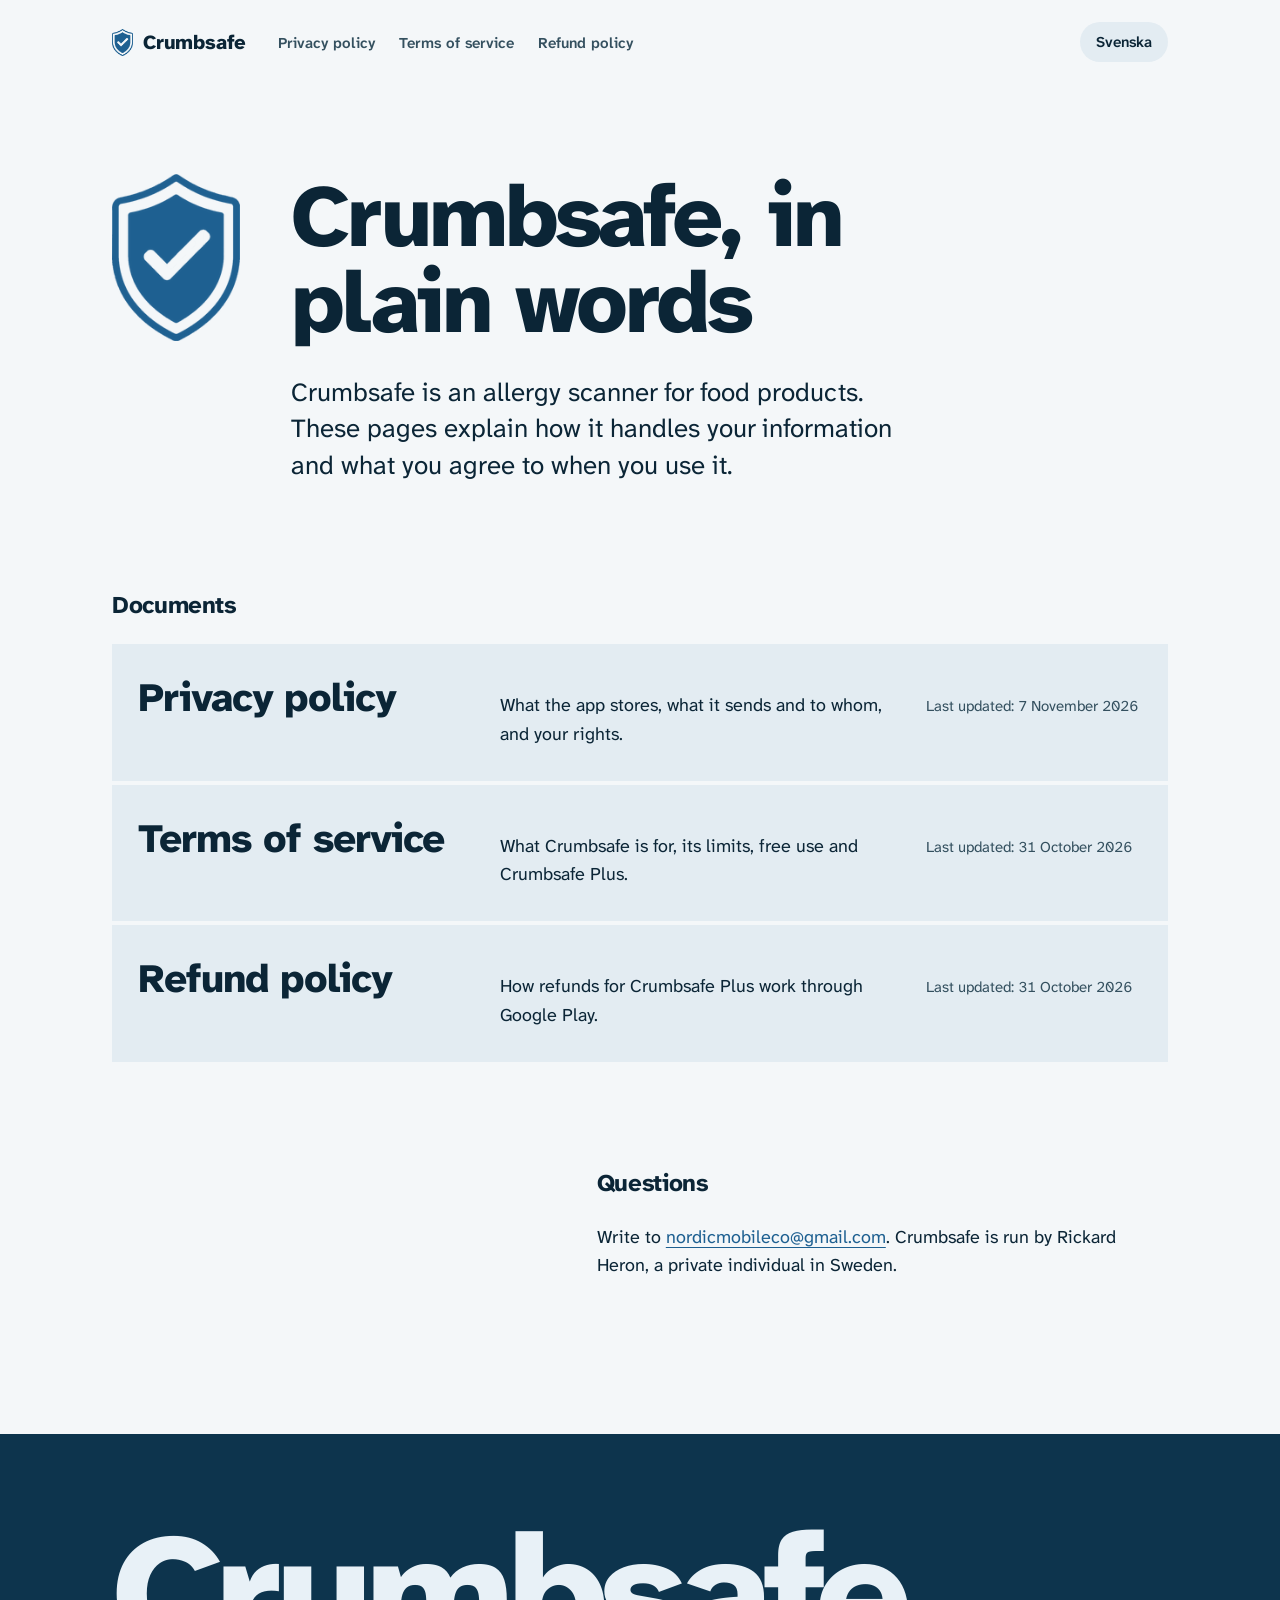
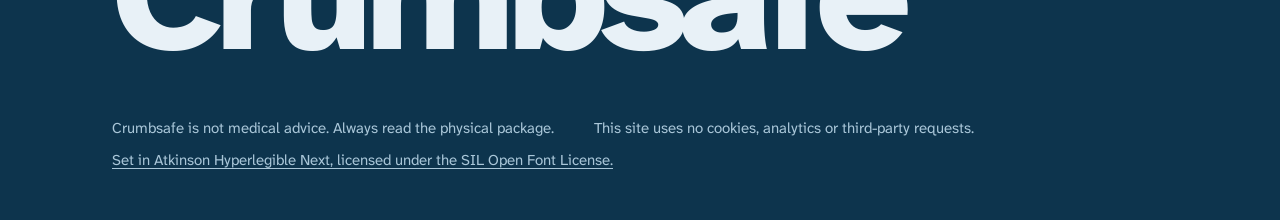
<file: index.html>
<!doctype html>
<html lang="en">
<head>
<meta charset="utf-8">
<meta name="viewport" content="width=device-width, initial-scale=1">
<title>Crumbsafe legal information</title>
<meta name="description" content="Crumbsafe is an allergy scanner for food products. These pages explain how it handles your information and what you agree to when you use it.">
<meta name="color-scheme" content="light dark">
<meta name="theme-color" content="#F4F7F9" media="(prefers-color-scheme: light)">
<meta name="theme-color" content="#0B2536" media="(prefers-color-scheme: dark)">
<link rel="icon" type="image/png" sizes="32x32" href="favicon-32.png">
<link rel="apple-touch-icon" href="apple-touch-icon.png">
<link rel="alternate" hreflang="en" href="index.html">
<link rel="alternate" hreflang="sv" href="sv/index.html">
<link rel="preload" href="fonts/atkinson-next-latin.woff2" as="font" type="font/woff2" crossorigin>
<link rel="stylesheet" href="site.css">
</head>
<body>
<a class="skip" href="#content">Skip to content</a>
<header class="bar">
  <a class="brand" href="index.html"><span class="shield" aria-hidden="true"></span>Crumbsafe</a>
  <nav aria-label="Legal documents"><ul><li><a href="privacy.html">Privacy policy</a></li><li><a href="terms.html">Terms of service</a></li><li><a href="refunds.html">Refund policy</a></li></ul></nav>
  <a class="lang" href="sv/index.html" hreflang="sv" lang="sv">Svenska</a>
</header>
<main id="content">
<div class="home">
  <div class="home-head">
    <span class="home-shield" aria-hidden="true"></span>
    <h1>Crumbsafe, in plain words</h1>
    <p class="lede">Crumbsafe is an allergy scanner for food products. These pages explain how it handles your information and what you agree to when you use it.</p>
  </div>
  <section class="home-docs" aria-labelledby="docs-title">
    <h2 id="docs-title">Documents</h2>
    <ul class="doc-list"><li><a href="privacy.html">
      <span class="doc-name">Privacy policy</span>
      <span class="doc-sum">What the app stores, what it sends and to whom, and your rights.</span>
      <span class="doc-date">Last updated: 7 November 2026</span>
    </a></li><li><a href="terms.html">
      <span class="doc-name">Terms of service</span>
      <span class="doc-sum">What Crumbsafe is for, its limits, free use and Crumbsafe Plus.</span>
      <span class="doc-date">Last updated: 31 October 2026</span>
    </a></li><li><a href="refunds.html">
      <span class="doc-name">Refund policy</span>
      <span class="doc-sum">How refunds for Crumbsafe Plus work through Google Play.</span>
      <span class="doc-date">Last updated: 31 October 2026</span>
    </a></li></ul>
  </section>
  <section class="home-contact" aria-labelledby="contact-title">
    <h2 id="contact-title">Questions</h2>
    <p>Write to <a href="mailto:nordicmobileco@gmail.com">nordicmobileco@gmail.com</a>. Crumbsafe is run by Rickard Heron, a private individual in Sweden.</p>
  </section>
</div>
</main>
<footer class="foot">
  <p class="foot-name">Crumbsafe</p>
  <div class="foot-notes">
    <p>Crumbsafe is not medical advice. Always read the physical package.</p>
    <p>This site uses no cookies, analytics or third-party requests.</p>
    <p><a href="fonts/OFL.txt">Set in Atkinson Hyperlegible Next, licensed under the SIL Open Font License.</a></p>
  </div>
</footer>
</body>
</html>
</file>
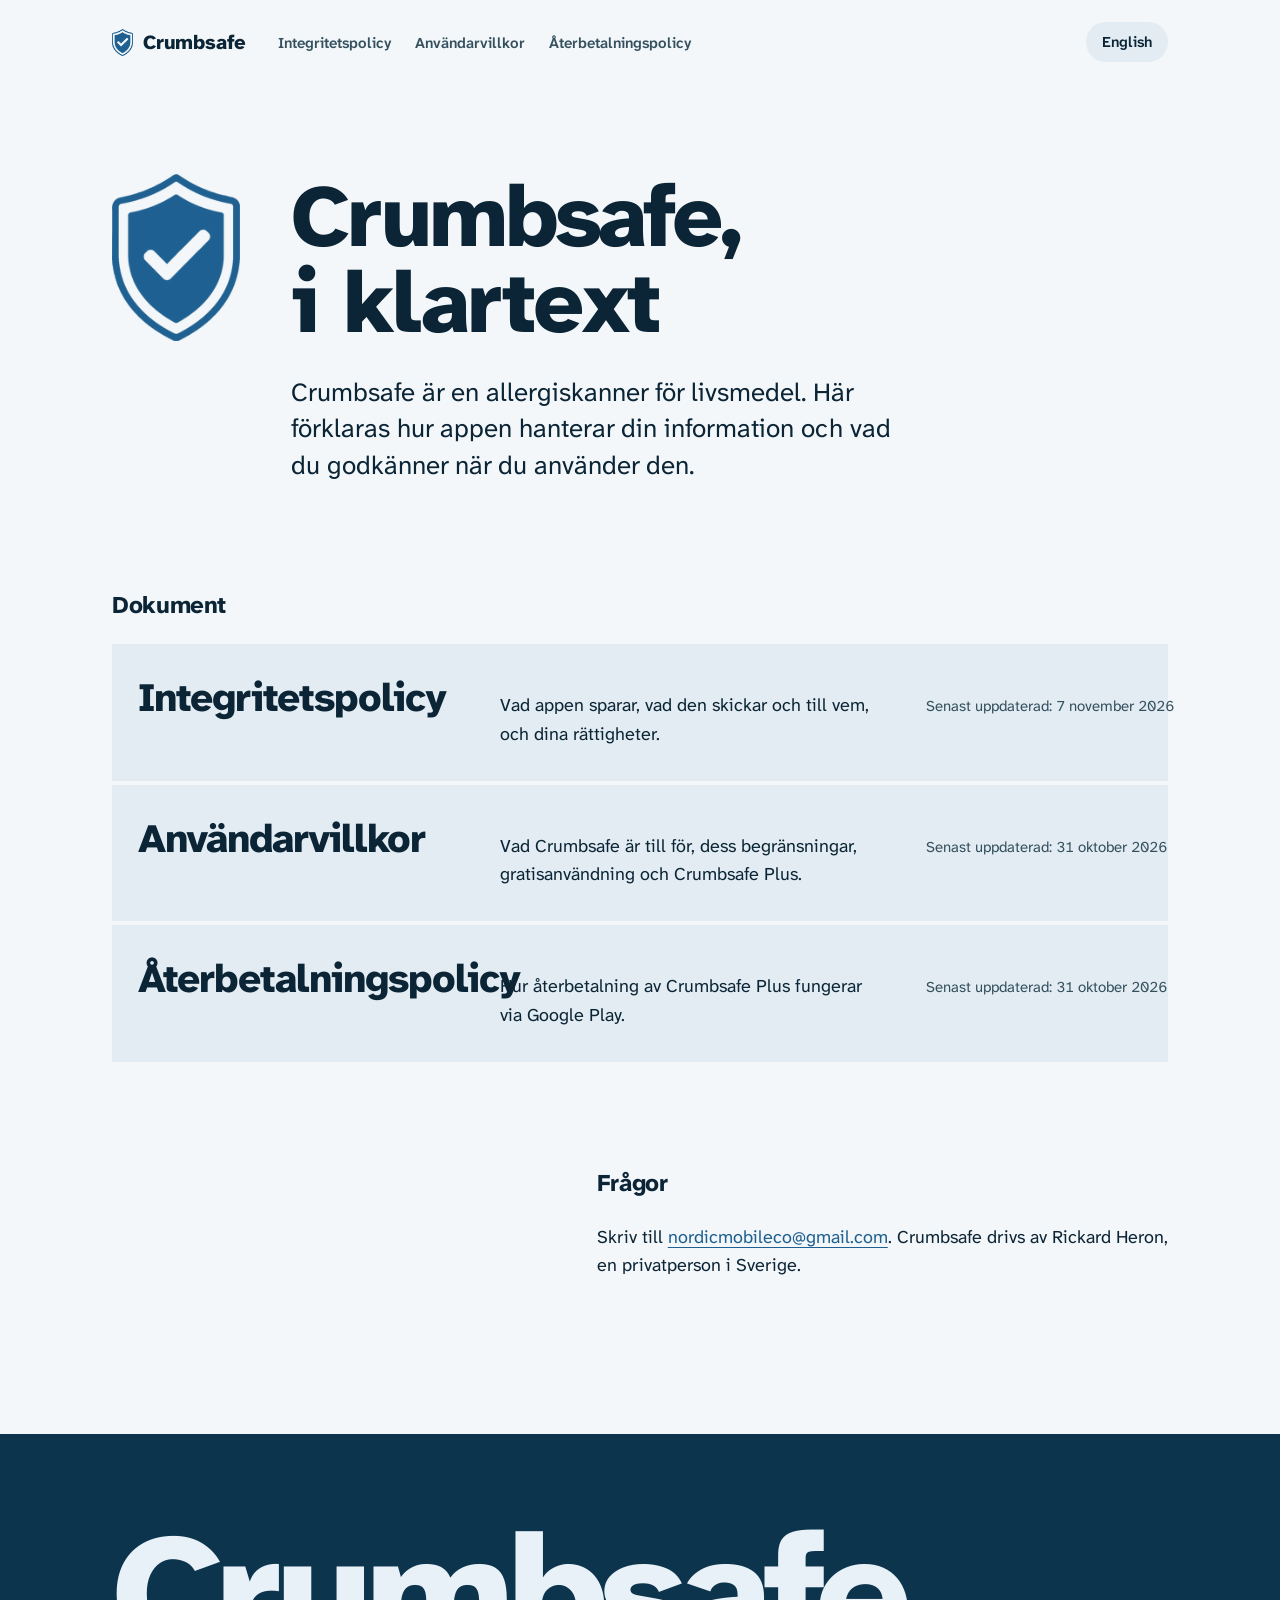
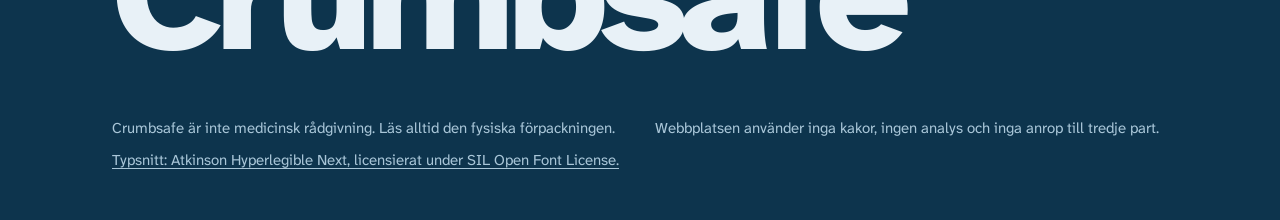
<file: sv/index.html>
<!doctype html>
<html lang="sv">
<head>
<meta charset="utf-8">
<meta name="viewport" content="width=device-width, initial-scale=1">
<title>Juridisk information om Crumbsafe</title>
<meta name="description" content="Crumbsafe är en allergiskanner för livsmedel. Här förklaras hur appen hanterar din information och vad du godkänner när du använder den.">
<meta name="color-scheme" content="light dark">
<meta name="theme-color" content="#F4F7F9" media="(prefers-color-scheme: light)">
<meta name="theme-color" content="#0B2536" media="(prefers-color-scheme: dark)">
<link rel="icon" type="image/png" sizes="32x32" href="../favicon-32.png">
<link rel="apple-touch-icon" href="../apple-touch-icon.png">
<link rel="alternate" hreflang="sv" href="../sv/index.html">
<link rel="alternate" hreflang="en" href="../index.html">
<link rel="preload" href="../fonts/atkinson-next-latin.woff2" as="font" type="font/woff2" crossorigin>
<link rel="stylesheet" href="../site.css">
</head>
<body>
<a class="skip" href="#content">Hoppa till innehållet</a>
<header class="bar">
  <a class="brand" href="../sv/index.html"><span class="shield" aria-hidden="true"></span>Crumbsafe</a>
  <nav aria-label="Juridiska dokument"><ul><li><a href="../sv/privacy.html">Integritetspolicy</a></li><li><a href="../sv/terms.html">Användarvillkor</a></li><li><a href="../sv/refunds.html">Återbetalningspolicy</a></li></ul></nav>
  <a class="lang" href="../index.html" hreflang="en" lang="en">English</a>
</header>
<main id="content">
<div class="home">
  <div class="home-head">
    <span class="home-shield" aria-hidden="true"></span>
    <h1>Crumbsafe, i klartext</h1>
    <p class="lede">Crumbsafe är en allergiskanner för livsmedel. Här förklaras hur appen hanterar din information och vad du godkänner när du använder den.</p>
  </div>
  <section class="home-docs" aria-labelledby="docs-title">
    <h2 id="docs-title">Dokument</h2>
    <ul class="doc-list"><li><a href="../sv/privacy.html">
      <span class="doc-name">Integritetspolicy</span>
      <span class="doc-sum">Vad appen sparar, vad den skickar och till vem, och dina rättigheter.</span>
      <span class="doc-date">Senast uppdaterad: 7 november 2026</span>
    </a></li><li><a href="../sv/terms.html">
      <span class="doc-name">Användarvillkor</span>
      <span class="doc-sum">Vad Crumbsafe är till för, dess begränsningar, gratisanvändning och Crumbsafe Plus.</span>
      <span class="doc-date">Senast uppdaterad: 31 oktober 2026</span>
    </a></li><li><a href="../sv/refunds.html">
      <span class="doc-name">Återbetalningspolicy</span>
      <span class="doc-sum">Hur återbetalning av Crumbsafe Plus fungerar via Google Play.</span>
      <span class="doc-date">Senast uppdaterad: 31 oktober 2026</span>
    </a></li></ul>
  </section>
  <section class="home-contact" aria-labelledby="contact-title">
    <h2 id="contact-title">Frågor</h2>
    <p>Skriv till <a href="mailto:nordicmobileco@gmail.com">nordicmobileco@gmail.com</a>. Crumbsafe drivs av Rickard Heron, en privatperson i Sverige.</p>
  </section>
</div>
</main>
<footer class="foot">
  <p class="foot-name">Crumbsafe</p>
  <div class="foot-notes">
    <p>Crumbsafe är inte medicinsk rådgivning. Läs alltid den fysiska förpackningen.</p>
    <p>Webbplatsen använder inga kakor, ingen analys och inga anrop till tredje part.</p>
    <p><a href="../fonts/OFL.txt">Typsnitt: Atkinson Hyperlegible Next, licensierat under SIL Open Font License.</a></p>
  </div>
</footer>
</body>
</html>
</file>
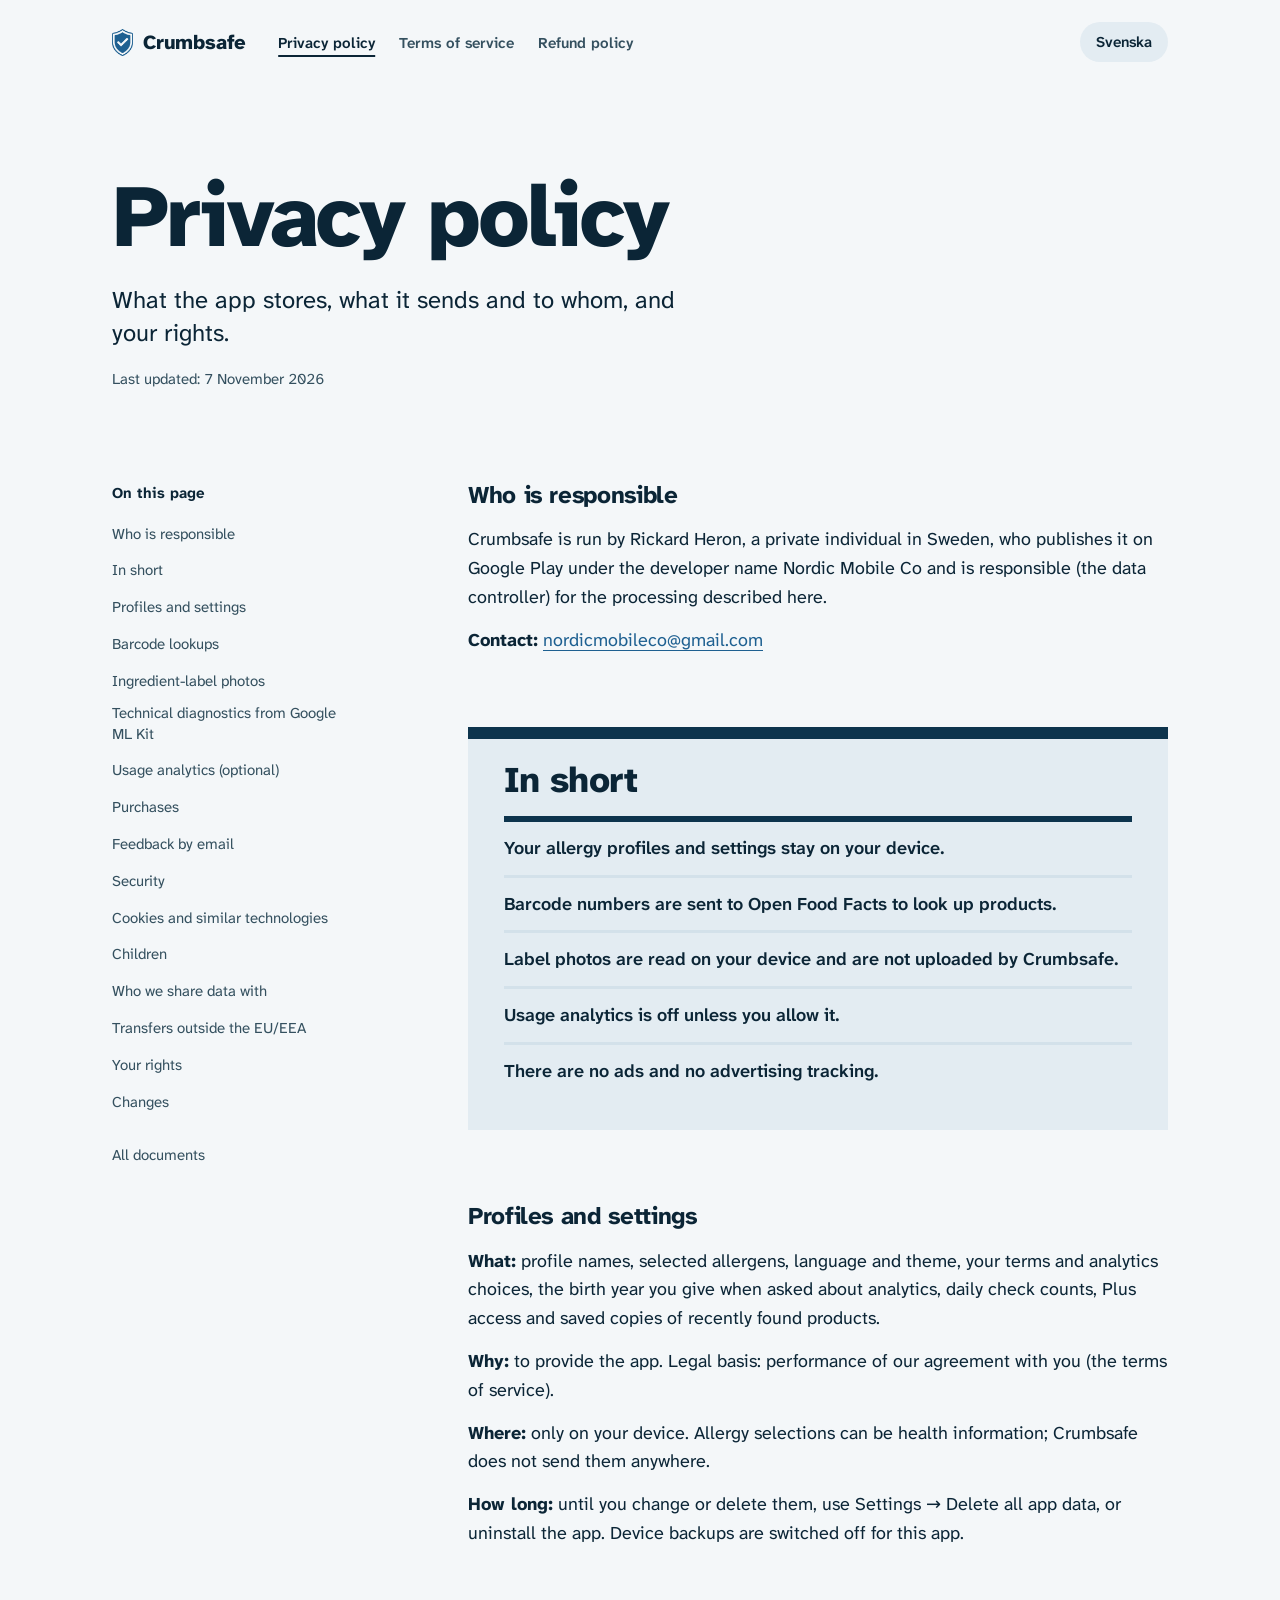
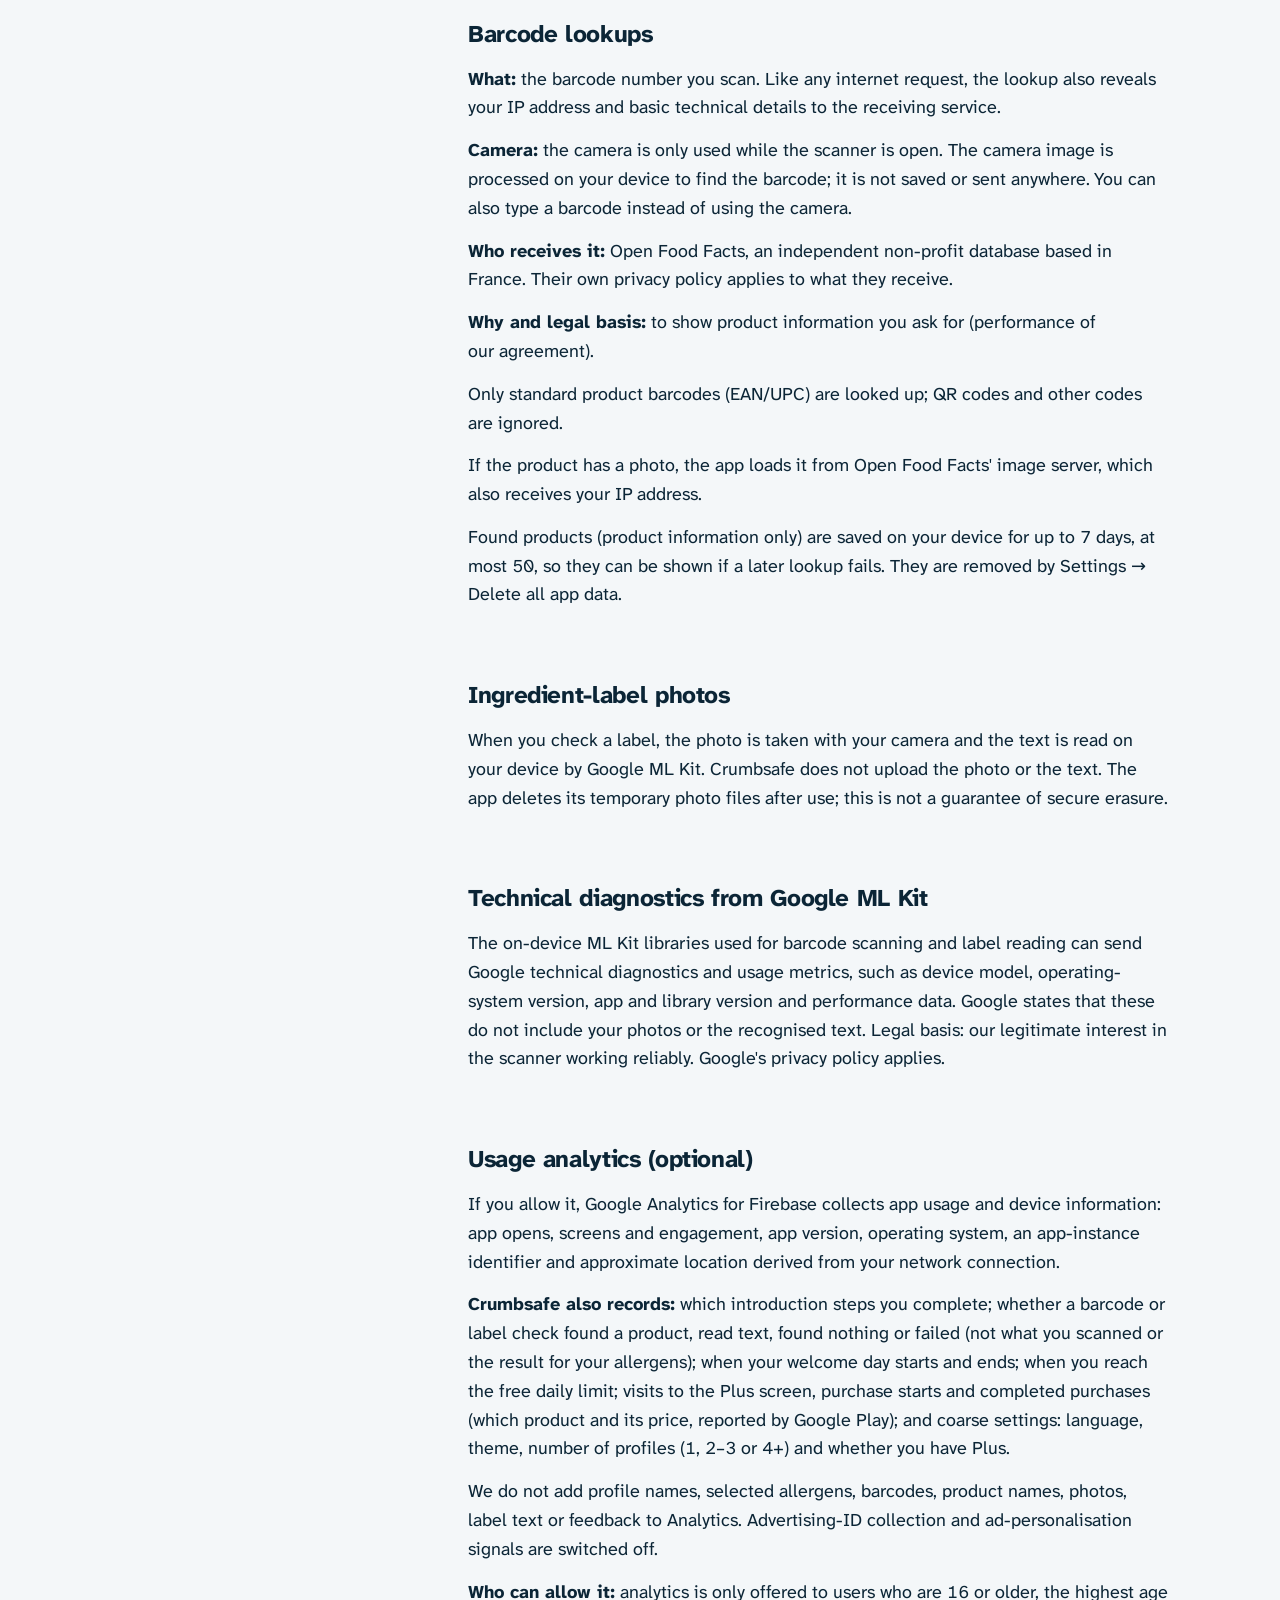
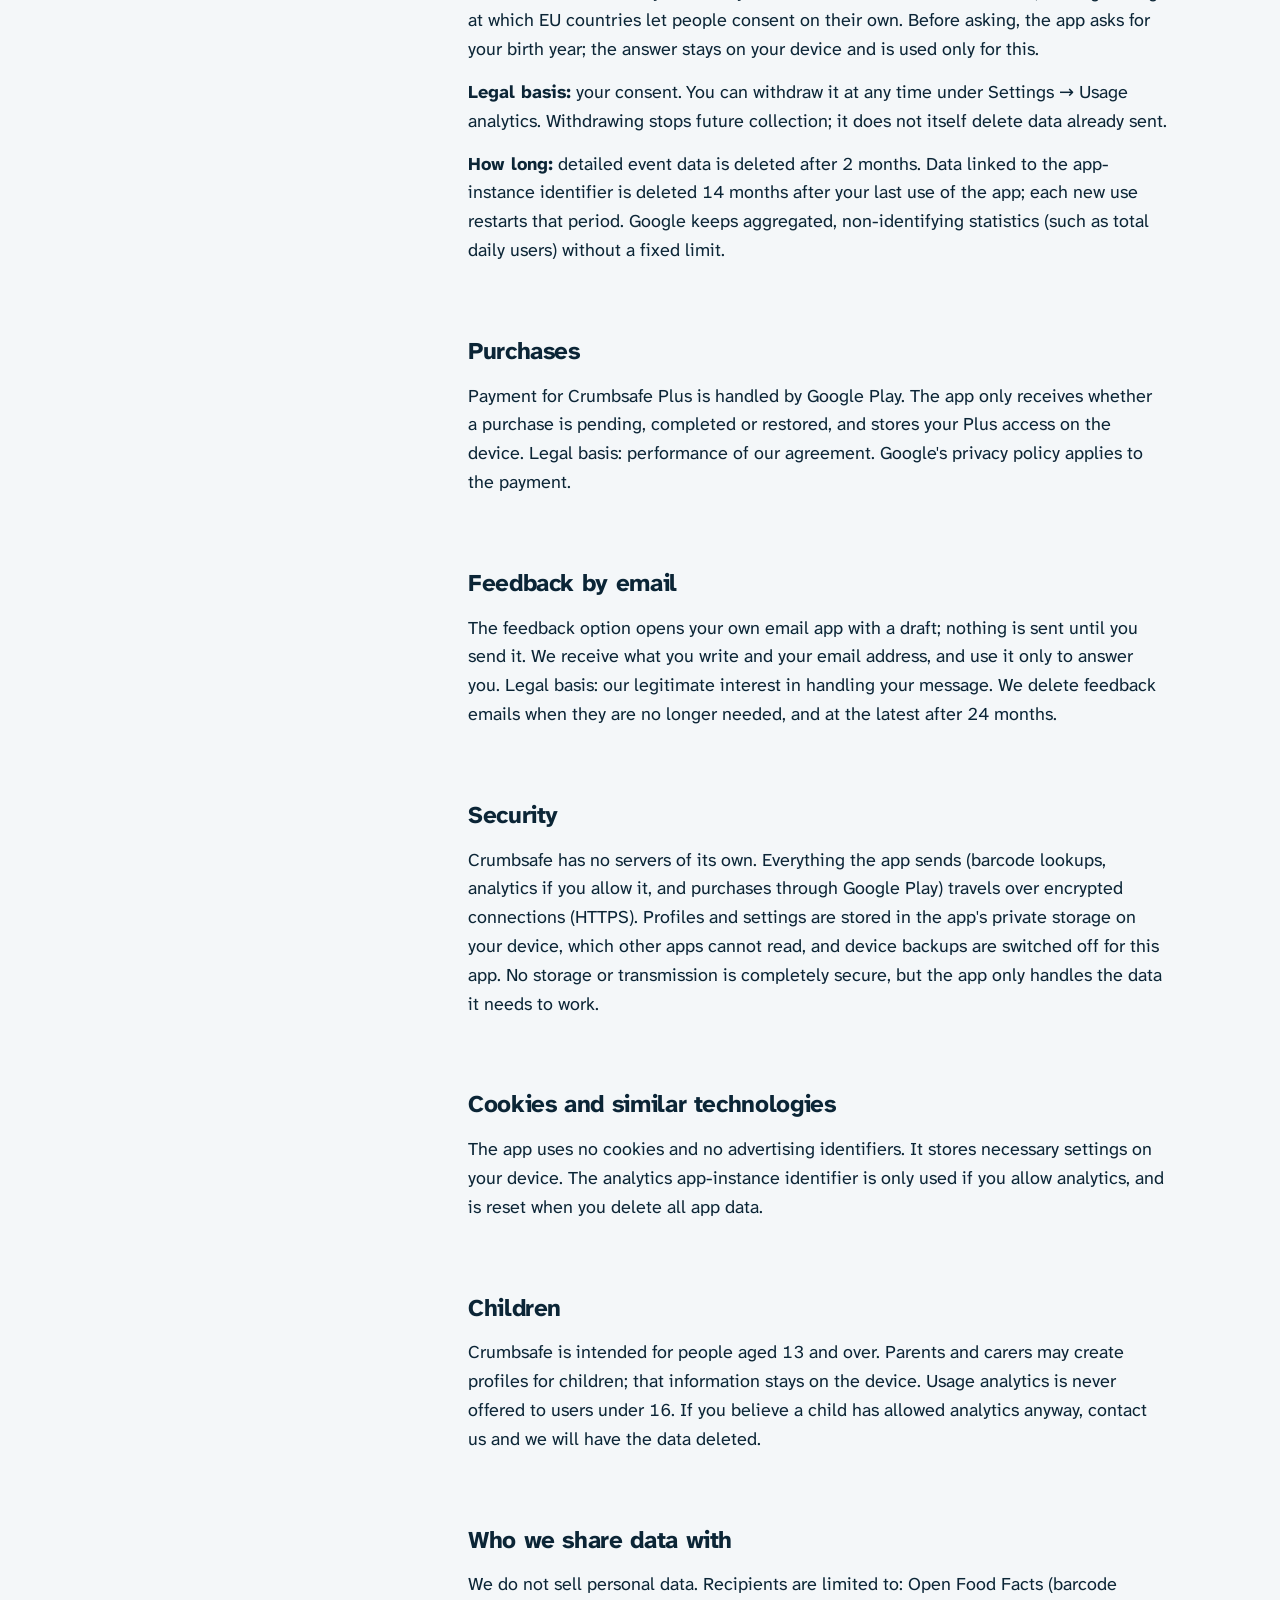
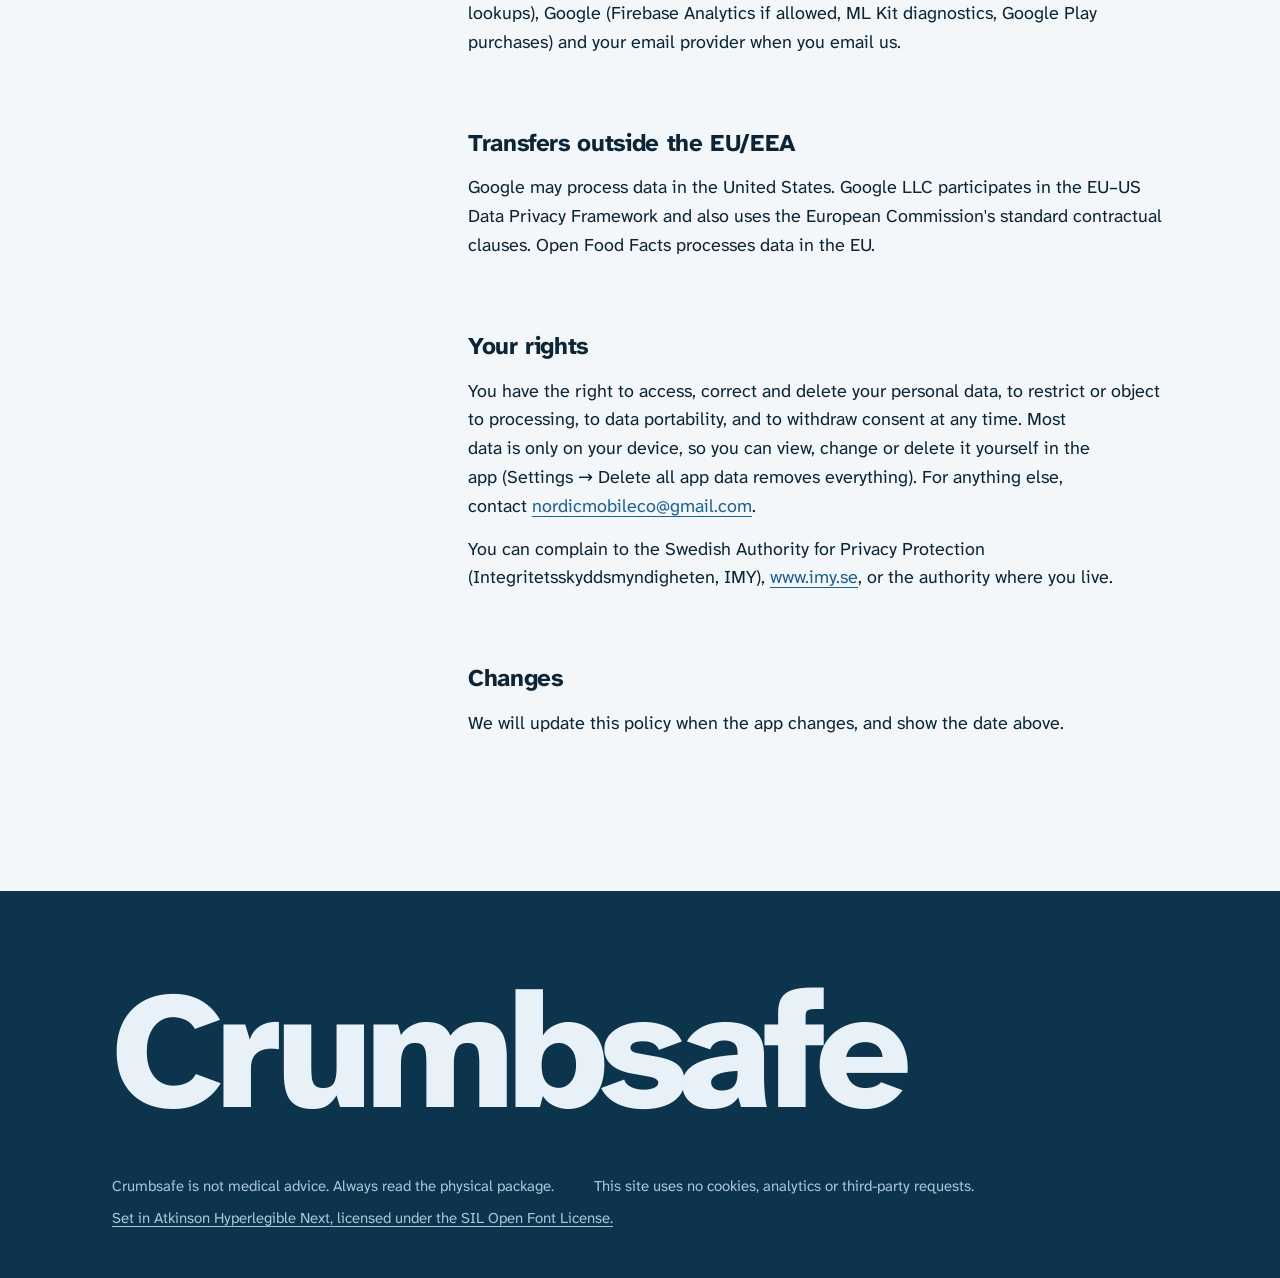
<file: privacy.html>
<!doctype html>
<html lang="en">
<head>
<meta charset="utf-8">
<meta name="viewport" content="width=device-width, initial-scale=1">
<title>Privacy policy · Crumbsafe</title>
<meta name="description" content="What the app stores, what it sends and to whom, and your rights.">
<meta name="color-scheme" content="light dark">
<meta name="theme-color" content="#F4F7F9" media="(prefers-color-scheme: light)">
<meta name="theme-color" content="#0B2536" media="(prefers-color-scheme: dark)">
<link rel="icon" type="image/png" sizes="32x32" href="favicon-32.png">
<link rel="apple-touch-icon" href="apple-touch-icon.png">
<link rel="alternate" hreflang="en" href="privacy.html">
<link rel="alternate" hreflang="sv" href="sv/privacy.html">
<link rel="preload" href="fonts/atkinson-next-latin.woff2" as="font" type="font/woff2" crossorigin>
<link rel="stylesheet" href="site.css">
</head>
<body>
<a class="skip" href="#content">Skip to content</a>
<header class="bar">
  <a class="brand" href="index.html"><span class="shield" aria-hidden="true"></span>Crumbsafe</a>
  <nav aria-label="Legal documents"><ul><li><a href="privacy.html" aria-current="page">Privacy policy</a></li><li><a href="terms.html">Terms of service</a></li><li><a href="refunds.html">Refund policy</a></li></ul></nav>
  <a class="lang" href="sv/privacy.html" hreflang="sv" lang="sv">Svenska</a>
</header>
<main id="content">
<div class="doc">
  <div class="doc-head">
    <h1>Privacy policy</h1>
    <p class="doc-lede">What the app stores, what it sends and to whom, and your rights.</p>
    <p class="updated">Last updated: <time>7 November 2026</time></p>
  </div>
  <nav class="toc" aria-labelledby="toc-title">
    <h2 id="toc-title">On this page</h2>
    <ol><li><a href="#who-is-responsible">Who is responsible</a></li><li><a href="#in-short">In short</a></li><li><a href="#profiles-and-settings">Profiles and settings</a></li><li><a href="#barcode-lookups">Barcode lookups</a></li><li><a href="#ingredient-label-photos">Ingredient-label photos</a></li><li><a href="#technical-diagnostics-from-google-ml-kit">Technical diagnostics from Google ML Kit</a></li><li><a href="#usage-analytics-optional">Usage analytics (optional)</a></li><li><a href="#purchases">Purchases</a></li><li><a href="#feedback-by-email">Feedback by email</a></li><li><a href="#security">Security</a></li><li><a href="#cookies-and-similar-technologies">Cookies and similar technologies</a></li><li><a href="#children">Children</a></li><li><a href="#who-we-share-data-with">Who we share data with</a></li><li><a href="#transfers-outside-the-eu-eea">Transfers outside the EU/EEA</a></li><li><a href="#your-rights">Your rights</a></li><li><a href="#changes">Changes</a></li></ol>
    <p class="toc-back"><a href="index.html">All documents</a></p>
  </nav>
  <article class="prose"><section id="who-is-responsible"><h2>Who is responsible</h2><p>Crumbsafe is run by Rickard Heron, a private individual in Sweden, who publishes it on Google Play under the developer name Nordic Mobile Co and is responsible (the data controller) for the processing described here.</p><p><strong>Contact:</strong> <a href="mailto:nordicmobileco@gmail.com">nordicmobileco@gmail.com</a></p></section><section id="in-short" class="declaration"><h2>In short</h2><ul><li>Your allergy profiles and settings stay on your device.</li><li>Barcode numbers are sent to Open Food Facts to look up products.</li><li>Label photos are read on your device and are not uploaded by Crumbsafe.</li><li>Usage analytics is off unless you allow it.</li><li>There are no ads and no advertising tracking.</li></ul></section><section id="profiles-and-settings"><h2>Profiles and settings</h2><p><strong>What:</strong> profile names, selected allergens, language and theme, your terms and analytics choices, the birth year you give when asked about analytics, daily check counts, Plus access and saved copies of recently found products.</p><p><strong>Why:</strong> to provide the app. Legal basis: performance of our agreement with you (the terms of service).</p><p><strong>Where:</strong> only on your device. Allergy selections can be health information; Crumbsafe does not send them anywhere.</p><p><strong>How long:</strong> until you change or delete them, use Settings → Delete all app data, or uninstall the app. Device backups are switched off for this app.</p></section><section id="barcode-lookups"><h2>Barcode lookups</h2><p><strong>What:</strong> the barcode number you scan. Like any internet request, the lookup also reveals your IP address and basic technical details to the receiving service.</p><p><strong>Camera:</strong> the camera is only used while the scanner is open. The camera image is processed on your device to find the barcode; it is not saved or sent anywhere. You can also type a barcode instead of using the camera.</p><p><strong>Who receives it:</strong> Open Food Facts, an independent non-profit database based in France. Their own privacy policy applies to what they receive.</p><p><strong>Why and legal basis:</strong> to show product information you ask for (performance of our agreement).</p><p>Only standard product barcodes (EAN/UPC) are looked up; QR codes and other codes are ignored.</p><p>If the product has a photo, the app loads it from Open Food Facts' image server, which also receives your IP address.</p><p>Found products (product information only) are saved on your device for up to 7 days, at most 50, so they can be shown if a later lookup fails. They are removed by Settings → Delete all app data.</p></section><section id="ingredient-label-photos"><h2>Ingredient-label photos</h2><p>When you check a label, the photo is taken with your camera and the text is read on your device by Google ML Kit. Crumbsafe does not upload the photo or the text. The app deletes its temporary photo files after use; this is not a guarantee of secure erasure.</p></section><section id="technical-diagnostics-from-google-ml-kit"><h2>Technical diagnostics from Google ML Kit</h2><p>The on-device ML Kit libraries used for barcode scanning and label reading can send Google technical diagnostics and usage metrics, such as device model, operating-system version, app and library version and performance data. Google states that these do not include your photos or the recognised text. Legal basis: our legitimate interest in the scanner working reliably. Google's privacy policy applies.</p></section><section id="usage-analytics-optional"><h2>Usage analytics (optional)</h2><p>If you allow it, Google Analytics for Firebase collects app usage and device information: app opens, screens and engagement, app version, operating system, an app-instance identifier and approximate location derived from your network connection.</p><p><strong>Crumbsafe also records:</strong> which introduction steps you complete; whether a barcode or label check found a product, read text, found nothing or failed (not what you scanned or the result for your allergens); when your welcome day starts and ends; when you reach the free daily limit; visits to the Plus screen, purchase starts and completed purchases (which product and its price, reported by Google Play); and coarse settings: language, theme, number of profiles (1, 2–3 or 4+) and whether you have Plus.</p><p>We do not add profile names, selected allergens, barcodes, product names, photos, label text or feedback to Analytics. Advertising-ID collection and ad-personalisation signals are switched off.</p><p><strong>Who can allow it:</strong> analytics is only offered to users who are 16 or older, the highest age at which EU countries let people consent on their own. Before asking, the app asks for your birth year; the answer stays on your device and is used only for this.</p><p><strong>Legal basis:</strong> your consent. You can withdraw it at any time under Settings → Usage analytics. Withdrawing stops future collection; it does not itself delete data already sent.</p><p><strong>How long:</strong> detailed event data is deleted after 2 months. Data linked to the app-instance identifier is deleted 14 months after your last use of the app; each new use restarts that period. Google keeps aggregated, non-identifying statistics (such as total daily users) without a fixed limit.</p></section><section id="purchases"><h2>Purchases</h2><p>Payment for Crumbsafe Plus is handled by Google Play. The app only receives whether a purchase is pending, completed or restored, and stores your Plus access on the device. Legal basis: performance of our agreement. Google's privacy policy applies to the payment.</p></section><section id="feedback-by-email"><h2>Feedback by email</h2><p>The feedback option opens your own email app with a draft; nothing is sent until you send it. We receive what you write and your email address, and use it only to answer you. Legal basis: our legitimate interest in handling your message. We delete feedback emails when they are no longer needed, and at the latest after 24 months.</p></section><section id="security"><h2>Security</h2><p>Crumbsafe has no servers of its own. Everything the app sends (barcode lookups, analytics if you allow it, and purchases through Google Play) travels over encrypted connections (HTTPS). Profiles and settings are stored in the app's private storage on your device, which other apps cannot read, and device backups are switched off for this app. No storage or transmission is completely secure, but the app only handles the data it needs to work.</p></section><section id="cookies-and-similar-technologies"><h2>Cookies and similar technologies</h2><p>The app uses no cookies and no advertising identifiers. It stores necessary settings on your device. The analytics app-instance identifier is only used if you allow analytics, and is reset when you delete all app data.</p></section><section id="children"><h2>Children</h2><p>Crumbsafe is intended for people aged 13 and over. Parents and carers may create profiles for children; that information stays on the device. Usage analytics is never offered to users under 16. If you believe a child has allowed analytics anyway, contact us and we will have the data deleted.</p></section><section id="who-we-share-data-with"><h2>Who we share data with</h2><p>We do not sell personal data. Recipients are limited to: Open Food Facts (barcode lookups), Google (Firebase Analytics if allowed, ML Kit diagnostics, Google Play purchases) and your email provider when you email us.</p></section><section id="transfers-outside-the-eu-eea"><h2>Transfers outside the EU/EEA</h2><p>Google may process data in the United States. Google LLC participates in the EU–US Data Privacy Framework and also uses the European Commission's standard contractual clauses. Open Food Facts processes data in the EU.</p></section><section id="your-rights"><h2>Your rights</h2><p>You have the right to access, correct and delete your personal data, to restrict or object to processing, to data portability, and to withdraw consent at any time. Most data is only on your device, so you can view, change or delete it yourself in the app (Settings → Delete all app data removes everything). For anything else, contact <a href="mailto:nordicmobileco@gmail.com">nordicmobileco@gmail.com</a>.</p><p>You can complain to the Swedish Authority for Privacy Protection (Integritetsskyddsmyndigheten, IMY), <a href="https://www.imy.se">www.imy.se</a>, or the authority where you live.</p></section><section id="changes"><h2>Changes</h2><p>We will update this policy when the app changes, and show the date above.</p></section></article>
</div>
</main>
<footer class="foot">
  <p class="foot-name">Crumbsafe</p>
  <div class="foot-notes">
    <p>Crumbsafe is not medical advice. Always read the physical package.</p>
    <p>This site uses no cookies, analytics or third-party requests.</p>
    <p><a href="fonts/OFL.txt">Set in Atkinson Hyperlegible Next, licensed under the SIL Open Font License.</a></p>
  </div>
</footer>
</body>
</html>
</file>
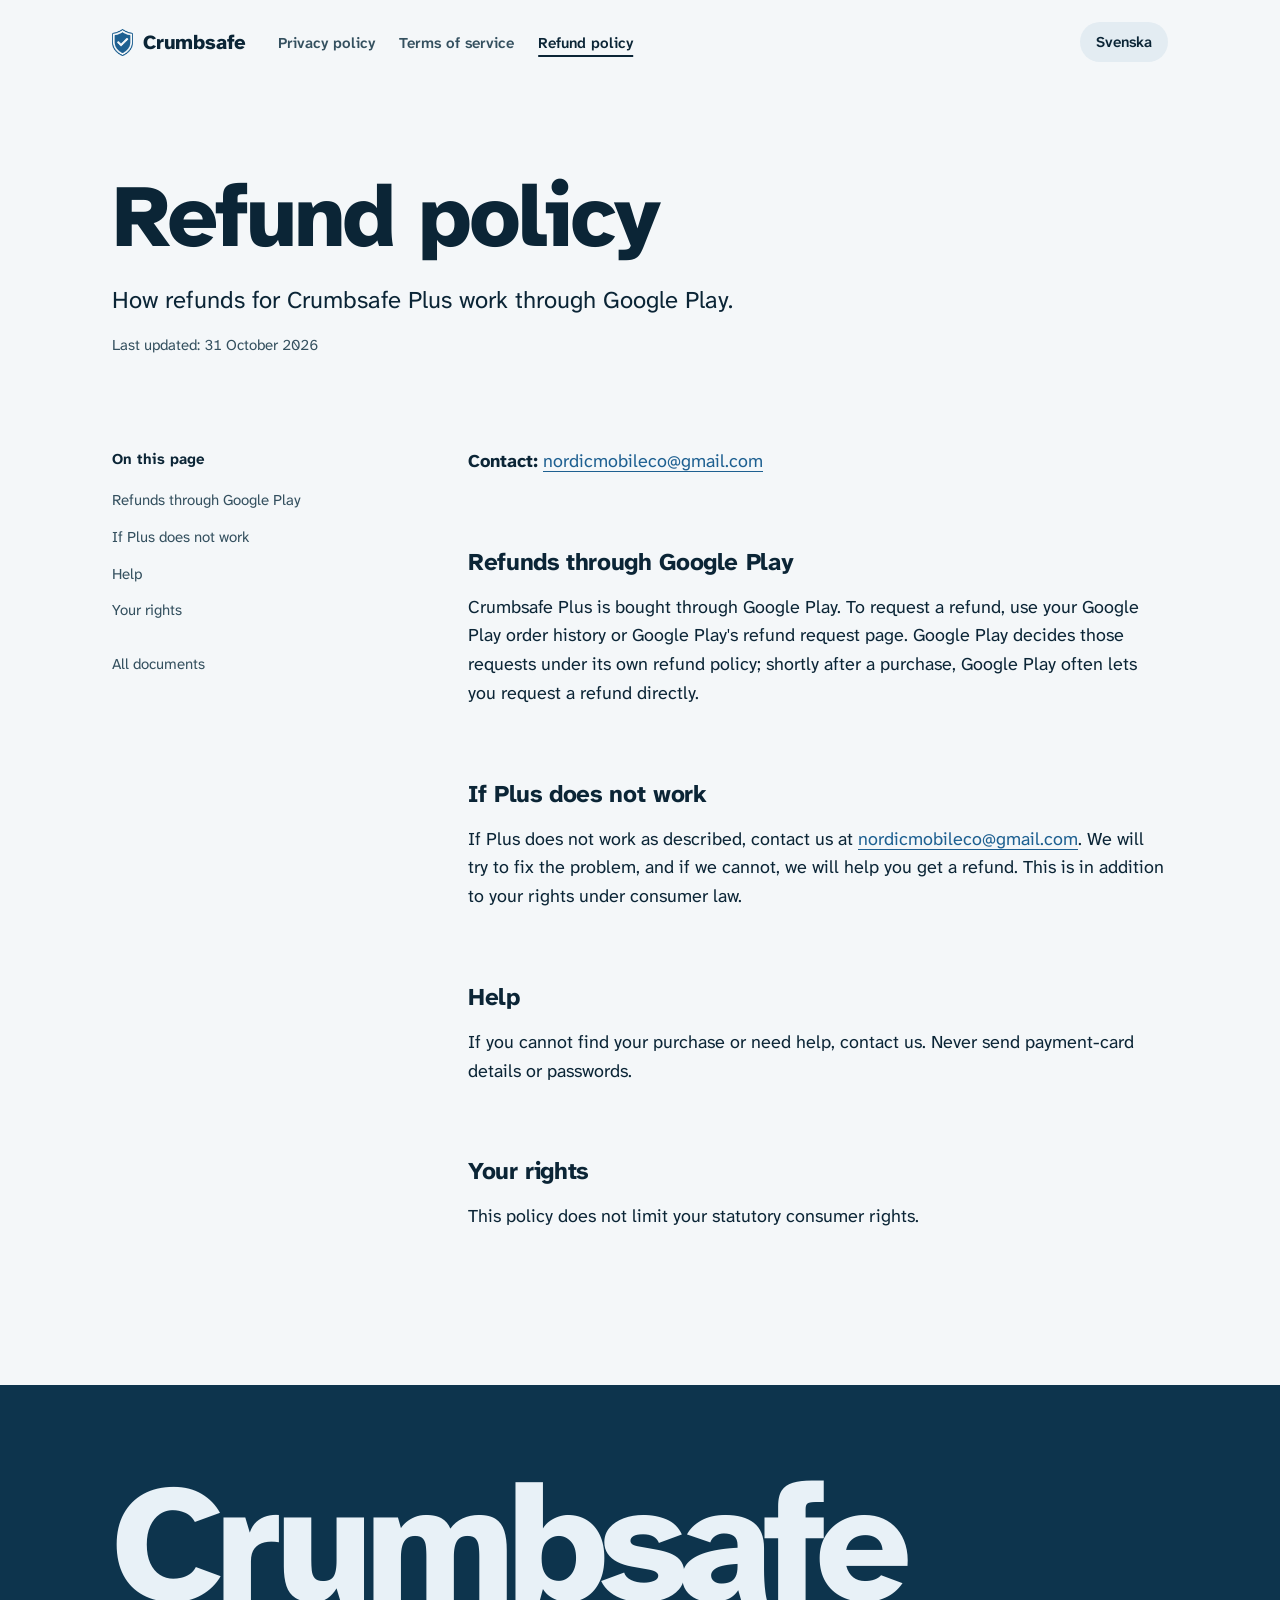
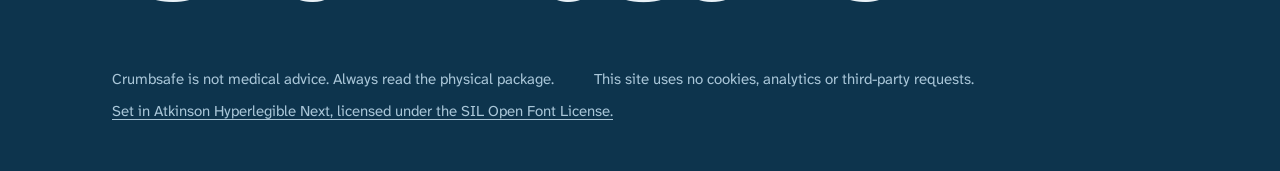
<file: refunds.html>
<!doctype html>
<html lang="en">
<head>
<meta charset="utf-8">
<meta name="viewport" content="width=device-width, initial-scale=1">
<title>Refund policy · Crumbsafe</title>
<meta name="description" content="How refunds for Crumbsafe Plus work through Google Play.">
<meta name="color-scheme" content="light dark">
<meta name="theme-color" content="#F4F7F9" media="(prefers-color-scheme: light)">
<meta name="theme-color" content="#0B2536" media="(prefers-color-scheme: dark)">
<link rel="icon" type="image/png" sizes="32x32" href="favicon-32.png">
<link rel="apple-touch-icon" href="apple-touch-icon.png">
<link rel="alternate" hreflang="en" href="refunds.html">
<link rel="alternate" hreflang="sv" href="sv/refunds.html">
<link rel="preload" href="fonts/atkinson-next-latin.woff2" as="font" type="font/woff2" crossorigin>
<link rel="stylesheet" href="site.css">
</head>
<body>
<a class="skip" href="#content">Skip to content</a>
<header class="bar">
  <a class="brand" href="index.html"><span class="shield" aria-hidden="true"></span>Crumbsafe</a>
  <nav aria-label="Legal documents"><ul><li><a href="privacy.html">Privacy policy</a></li><li><a href="terms.html">Terms of service</a></li><li><a href="refunds.html" aria-current="page">Refund policy</a></li></ul></nav>
  <a class="lang" href="sv/refunds.html" hreflang="sv" lang="sv">Svenska</a>
</header>
<main id="content">
<div class="doc">
  <div class="doc-head">
    <h1>Refund policy</h1>
    <p class="doc-lede">How refunds for Crumbsafe Plus work through Google Play.</p>
    <p class="updated">Last updated: <time>31 October 2026</time></p>
  </div>
  <nav class="toc" aria-labelledby="toc-title">
    <h2 id="toc-title">On this page</h2>
    <ol><li><a href="#refunds-through-google-play">Refunds through Google Play</a></li><li><a href="#if-plus-does-not-work">If Plus does not work</a></li><li><a href="#help">Help</a></li><li><a href="#your-rights">Your rights</a></li></ol>
    <p class="toc-back"><a href="index.html">All documents</a></p>
  </nav>
  <article class="prose"><div class="intro"><p><strong>Contact:</strong> <a href="mailto:nordicmobileco@gmail.com">nordicmobileco@gmail.com</a></p></div><section id="refunds-through-google-play"><h2>Refunds through Google Play</h2><p>Crumbsafe Plus is bought through Google Play. To request a refund, use your Google Play order history or Google Play's refund request page. Google Play decides those requests under its own refund policy; shortly after a purchase, Google Play often lets you request a refund directly.</p></section><section id="if-plus-does-not-work"><h2>If Plus does not work</h2><p>If Plus does not work as described, contact us at <a href="mailto:nordicmobileco@gmail.com">nordicmobileco@gmail.com</a>. We will try to fix the problem, and if we cannot, we will help you get a refund. This is in addition to your rights under consumer law.</p></section><section id="help"><h2>Help</h2><p>If you cannot find your purchase or need help, contact us. Never send payment-card details or passwords.</p></section><section id="your-rights"><h2>Your rights</h2><p>This policy does not limit your statutory consumer rights.</p></section></article>
</div>
</main>
<footer class="foot">
  <p class="foot-name">Crumbsafe</p>
  <div class="foot-notes">
    <p>Crumbsafe is not medical advice. Always read the physical package.</p>
    <p>This site uses no cookies, analytics or third-party requests.</p>
    <p><a href="fonts/OFL.txt">Set in Atkinson Hyperlegible Next, licensed under the SIL Open Font License.</a></p>
  </div>
</footer>
</body>
</html>
</file>
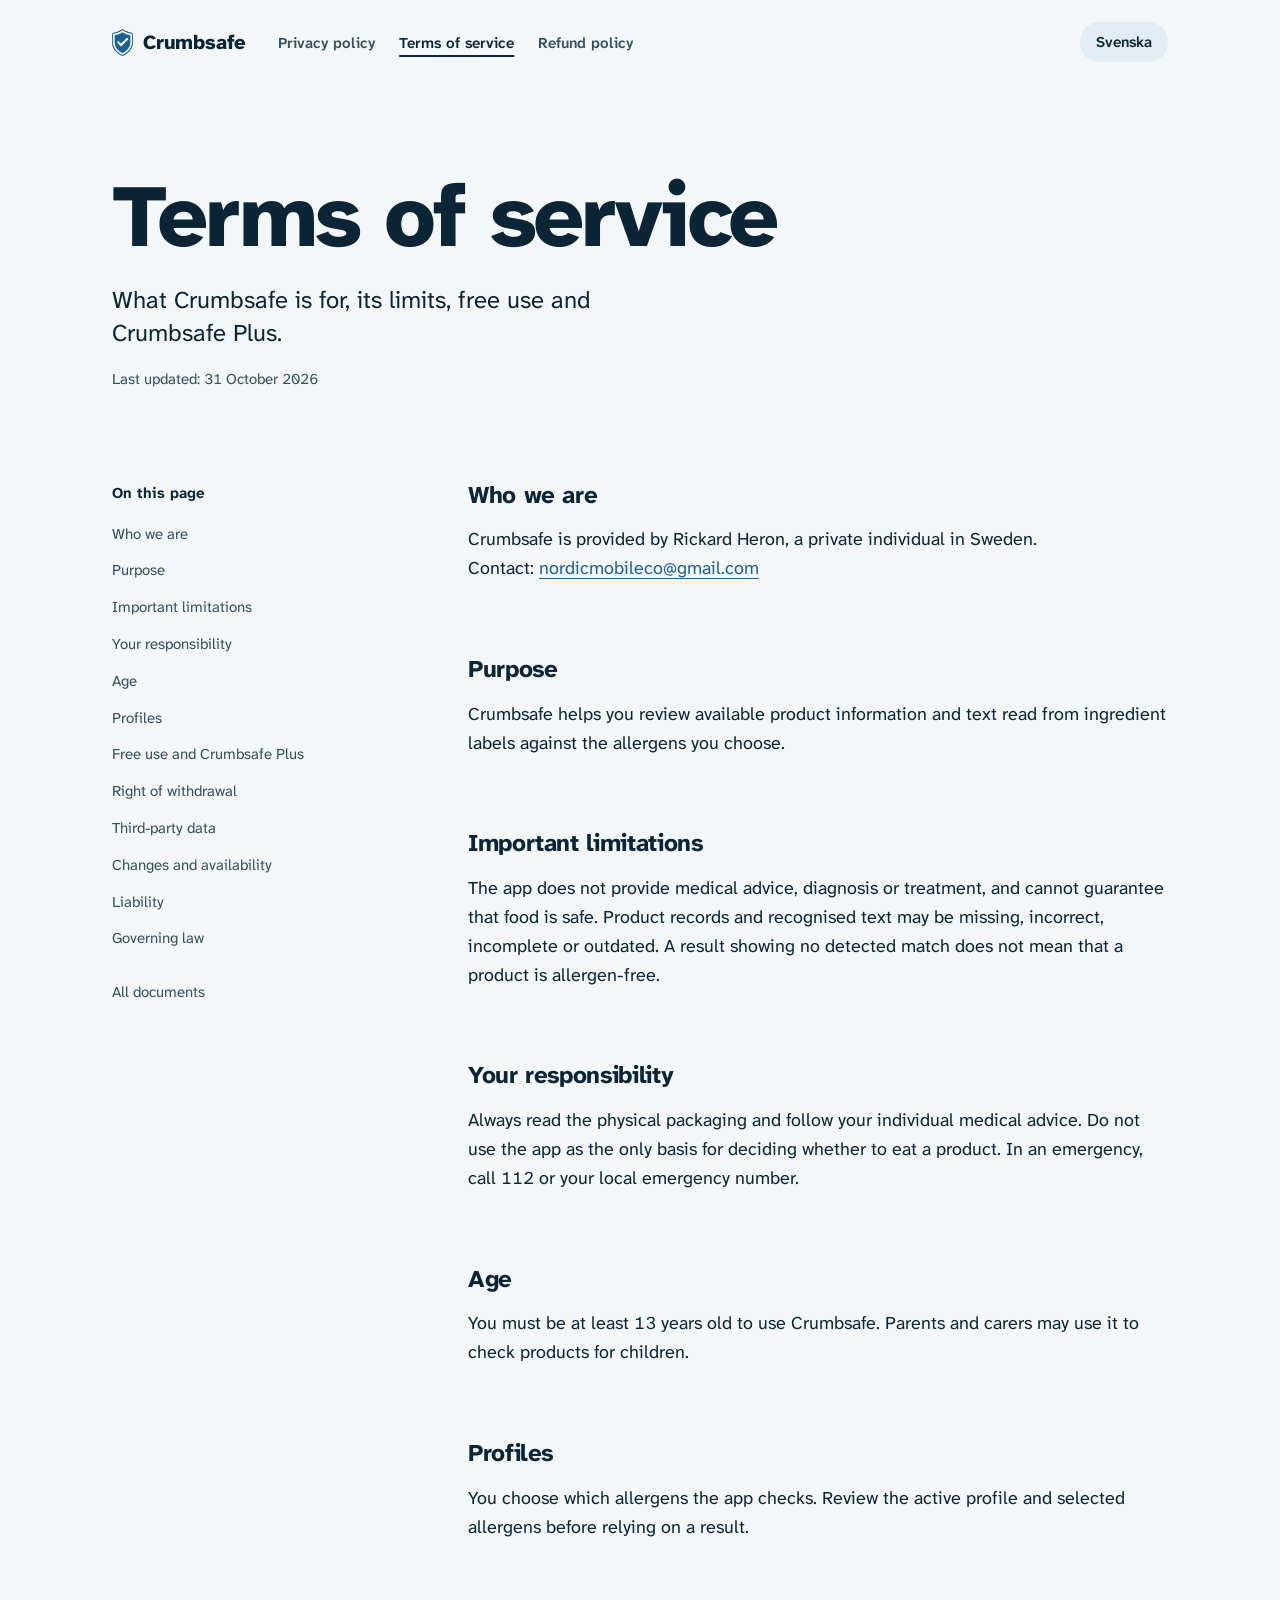
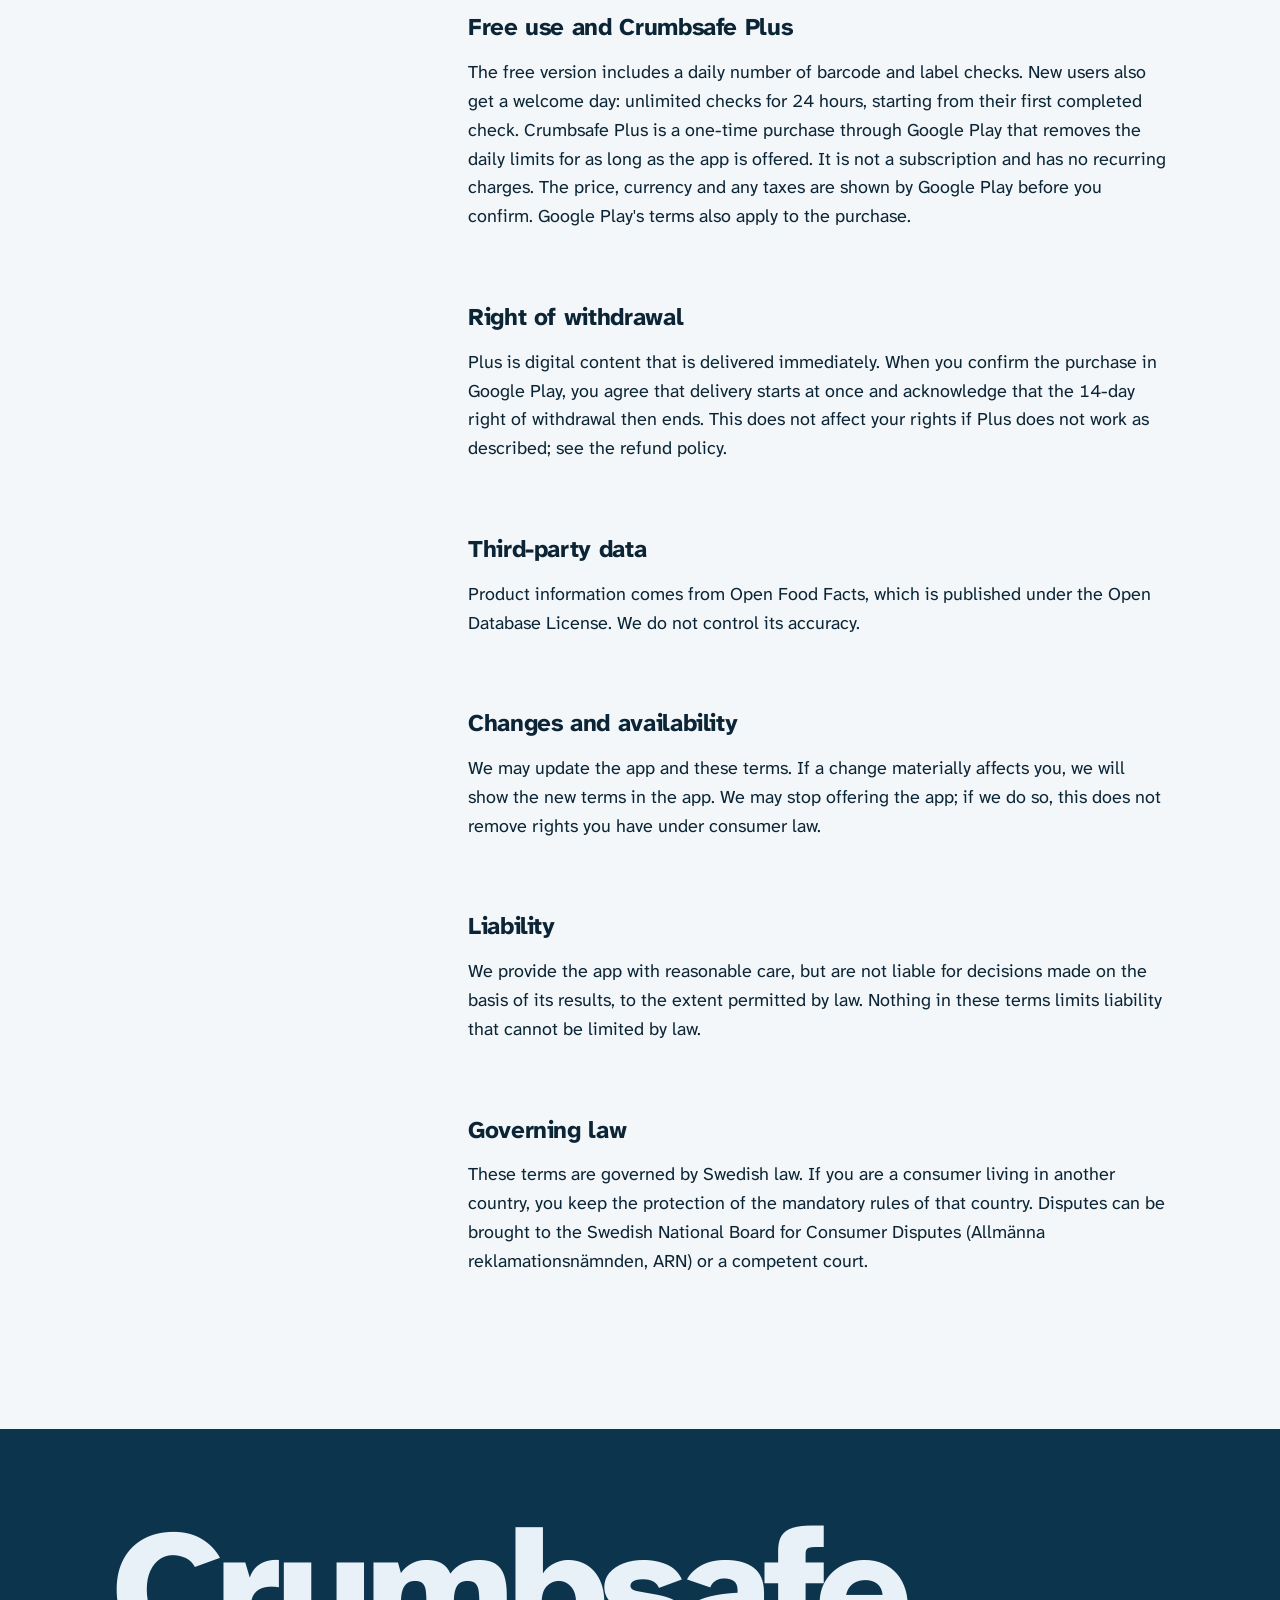
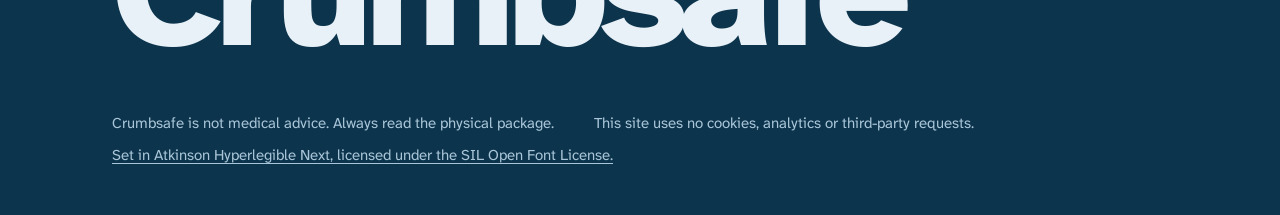
<file: terms.html>
<!doctype html>
<html lang="en">
<head>
<meta charset="utf-8">
<meta name="viewport" content="width=device-width, initial-scale=1">
<title>Terms of service · Crumbsafe</title>
<meta name="description" content="What Crumbsafe is for, its limits, free use and Crumbsafe Plus.">
<meta name="color-scheme" content="light dark">
<meta name="theme-color" content="#F4F7F9" media="(prefers-color-scheme: light)">
<meta name="theme-color" content="#0B2536" media="(prefers-color-scheme: dark)">
<link rel="icon" type="image/png" sizes="32x32" href="favicon-32.png">
<link rel="apple-touch-icon" href="apple-touch-icon.png">
<link rel="alternate" hreflang="en" href="terms.html">
<link rel="alternate" hreflang="sv" href="sv/terms.html">
<link rel="preload" href="fonts/atkinson-next-latin.woff2" as="font" type="font/woff2" crossorigin>
<link rel="stylesheet" href="site.css">
</head>
<body>
<a class="skip" href="#content">Skip to content</a>
<header class="bar">
  <a class="brand" href="index.html"><span class="shield" aria-hidden="true"></span>Crumbsafe</a>
  <nav aria-label="Legal documents"><ul><li><a href="privacy.html">Privacy policy</a></li><li><a href="terms.html" aria-current="page">Terms of service</a></li><li><a href="refunds.html">Refund policy</a></li></ul></nav>
  <a class="lang" href="sv/terms.html" hreflang="sv" lang="sv">Svenska</a>
</header>
<main id="content">
<div class="doc">
  <div class="doc-head">
    <h1>Terms of service</h1>
    <p class="doc-lede">What Crumbsafe is for, its limits, free use and Crumbsafe Plus.</p>
    <p class="updated">Last updated: <time>31 October 2026</time></p>
  </div>
  <nav class="toc" aria-labelledby="toc-title">
    <h2 id="toc-title">On this page</h2>
    <ol><li><a href="#who-we-are">Who we are</a></li><li><a href="#purpose">Purpose</a></li><li><a href="#important-limitations">Important limitations</a></li><li><a href="#your-responsibility">Your responsibility</a></li><li><a href="#age">Age</a></li><li><a href="#profiles">Profiles</a></li><li><a href="#free-use-and-crumbsafe-plus">Free use and Crumbsafe Plus</a></li><li><a href="#right-of-withdrawal">Right of withdrawal</a></li><li><a href="#third-party-data">Third-party data</a></li><li><a href="#changes-and-availability">Changes and availability</a></li><li><a href="#liability">Liability</a></li><li><a href="#governing-law">Governing law</a></li></ol>
    <p class="toc-back"><a href="index.html">All documents</a></p>
  </nav>
  <article class="prose"><section id="who-we-are"><h2>Who we are</h2><p>Crumbsafe is provided by Rickard Heron, a private individual in Sweden. Contact: <a href="mailto:nordicmobileco@gmail.com">nordicmobileco@gmail.com</a></p></section><section id="purpose"><h2>Purpose</h2><p>Crumbsafe helps you review available product information and text read from ingredient labels against the allergens you choose.</p></section><section id="important-limitations"><h2>Important limitations</h2><p>The app does not provide medical advice, diagnosis or treatment, and cannot guarantee that food is safe. Product records and recognised text may be missing, incorrect, incomplete or outdated. A result showing no detected match does not mean that a product is allergen-free.</p></section><section id="your-responsibility"><h2>Your responsibility</h2><p>Always read the physical packaging and follow your individual medical advice. Do not use the app as the only basis for deciding whether to eat a product. In an emergency, call 112 or your local emergency number.</p></section><section id="age"><h2>Age</h2><p>You must be at least 13 years old to use Crumbsafe. Parents and carers may use it to check products for children.</p></section><section id="profiles"><h2>Profiles</h2><p>You choose which allergens the app checks. Review the active profile and selected allergens before relying on a result.</p></section><section id="free-use-and-crumbsafe-plus"><h2>Free use and Crumbsafe Plus</h2><p>The free version includes a daily number of barcode and label checks. New users also get a welcome day: unlimited checks for 24 hours, starting from their first completed check. Crumbsafe Plus is a one-time purchase through Google Play that removes the daily limits for as long as the app is offered. It is not a subscription and has no recurring charges. The price, currency and any taxes are shown by Google Play before you confirm. Google Play's terms also apply to the purchase.</p></section><section id="right-of-withdrawal"><h2>Right of withdrawal</h2><p>Plus is digital content that is delivered immediately. When you confirm the purchase in Google Play, you agree that delivery starts at once and acknowledge that the 14-day right of withdrawal then ends. This does not affect your rights if Plus does not work as described; see the refund policy.</p></section><section id="third-party-data"><h2>Third-party data</h2><p>Product information comes from Open Food Facts, which is published under the Open Database License. We do not control its accuracy.</p></section><section id="changes-and-availability"><h2>Changes and availability</h2><p>We may update the app and these terms. If a change materially affects you, we will show the new terms in the app. We may stop offering the app; if we do so, this does not remove rights you have under consumer law.</p></section><section id="liability"><h2>Liability</h2><p>We provide the app with reasonable care, but are not liable for decisions made on the basis of its results, to the extent permitted by law. Nothing in these terms limits liability that cannot be limited by law.</p></section><section id="governing-law"><h2>Governing law</h2><p>These terms are governed by Swedish law. If you are a consumer living in another country, you keep the protection of the mandatory rules of that country. Disputes can be brought to the Swedish National Board for Consumer Disputes (Allmänna reklamationsnämnden, ARN) or a competent court.</p></section></article>
</div>
</main>
<footer class="foot">
  <p class="foot-name">Crumbsafe</p>
  <div class="foot-notes">
    <p>Crumbsafe is not medical advice. Always read the physical package.</p>
    <p>This site uses no cookies, analytics or third-party requests.</p>
    <p><a href="fonts/OFL.txt">Set in Atkinson Hyperlegible Next, licensed under the SIL Open Font License.</a></p>
  </div>
</footer>
</body>
</html>
</file>
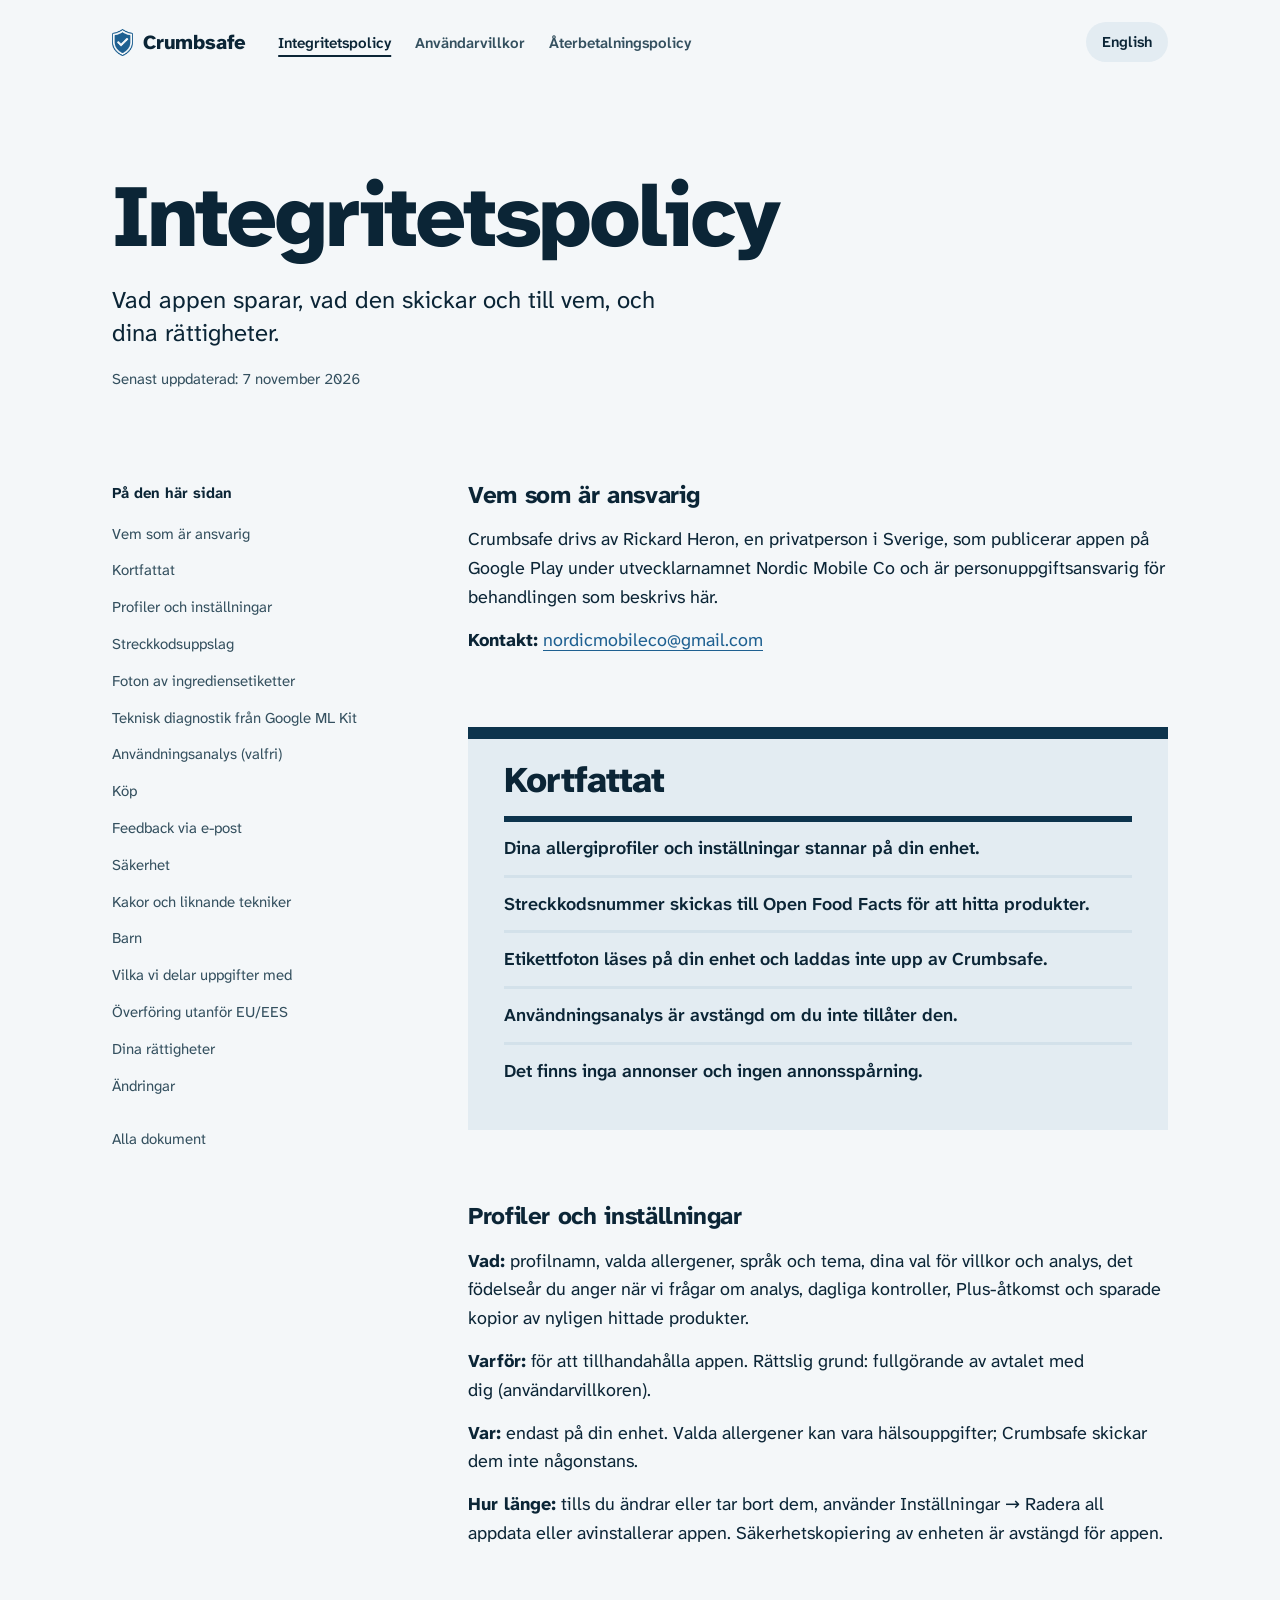
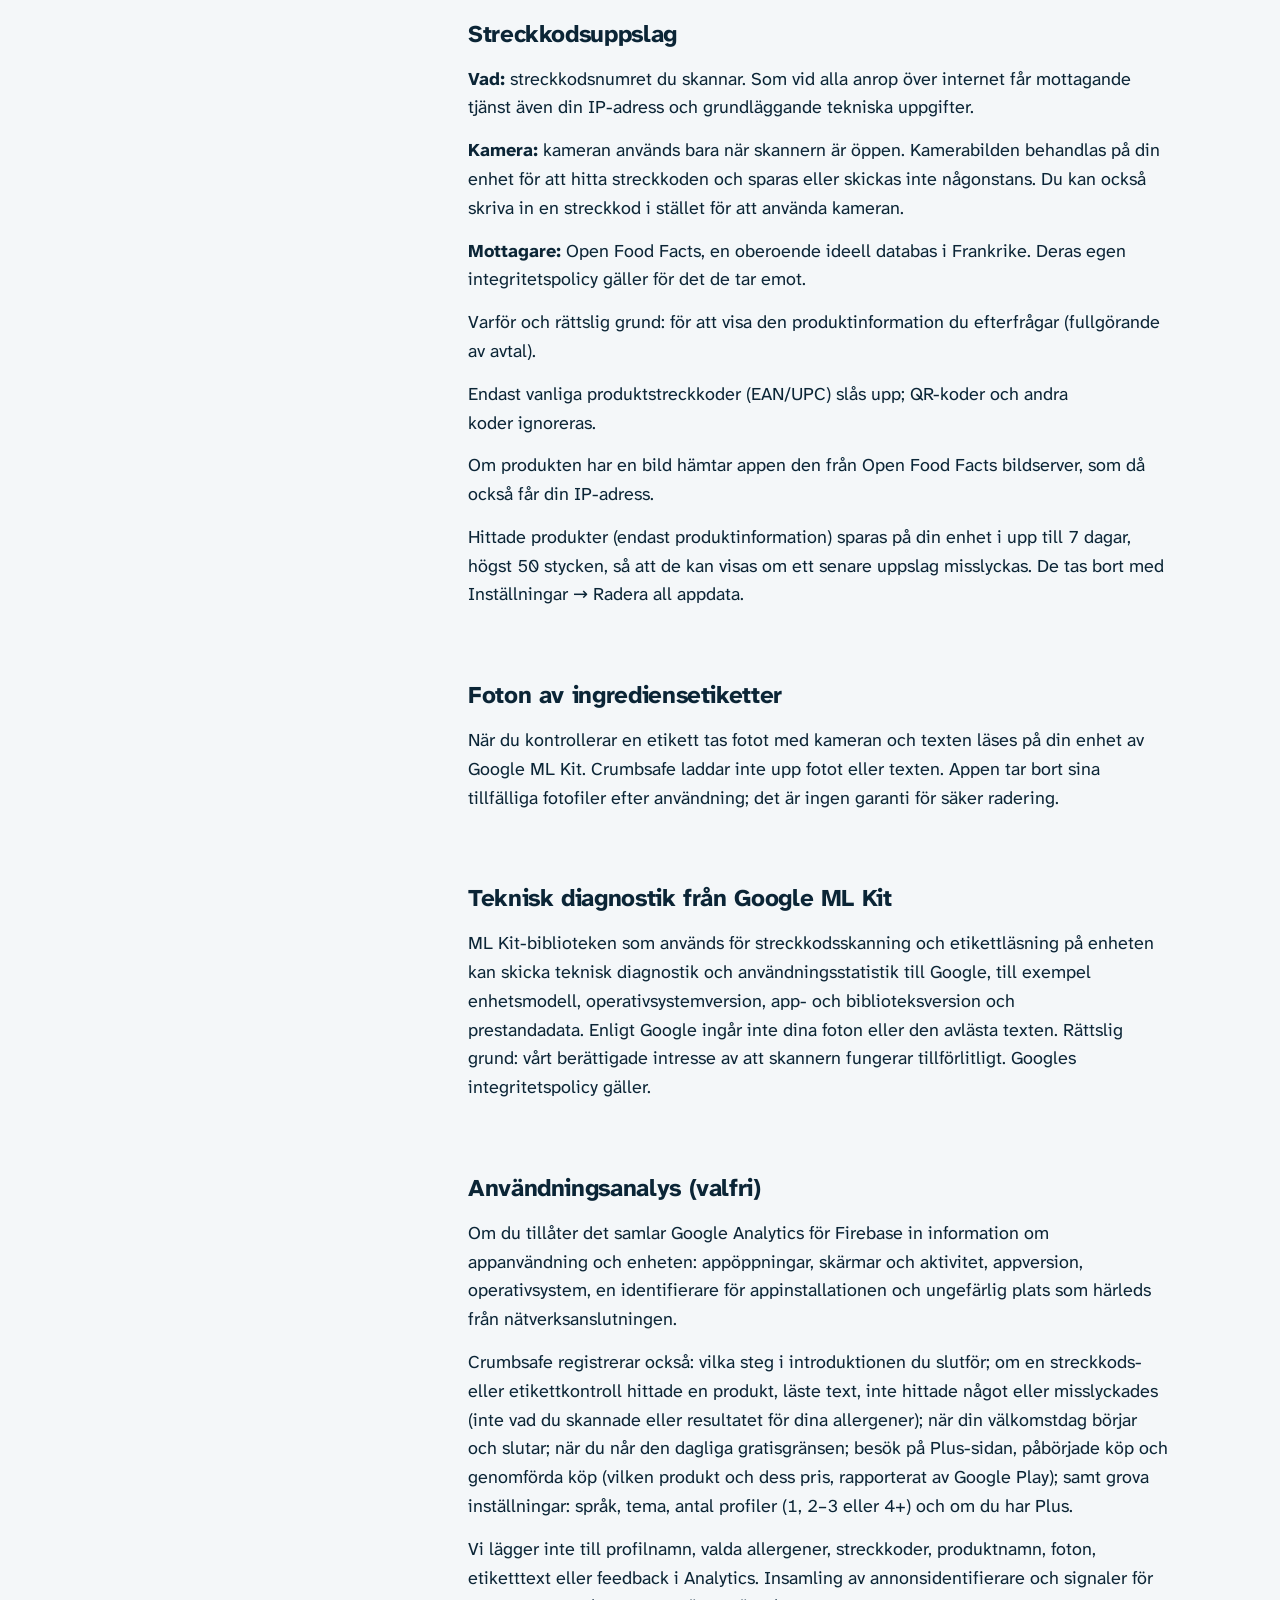
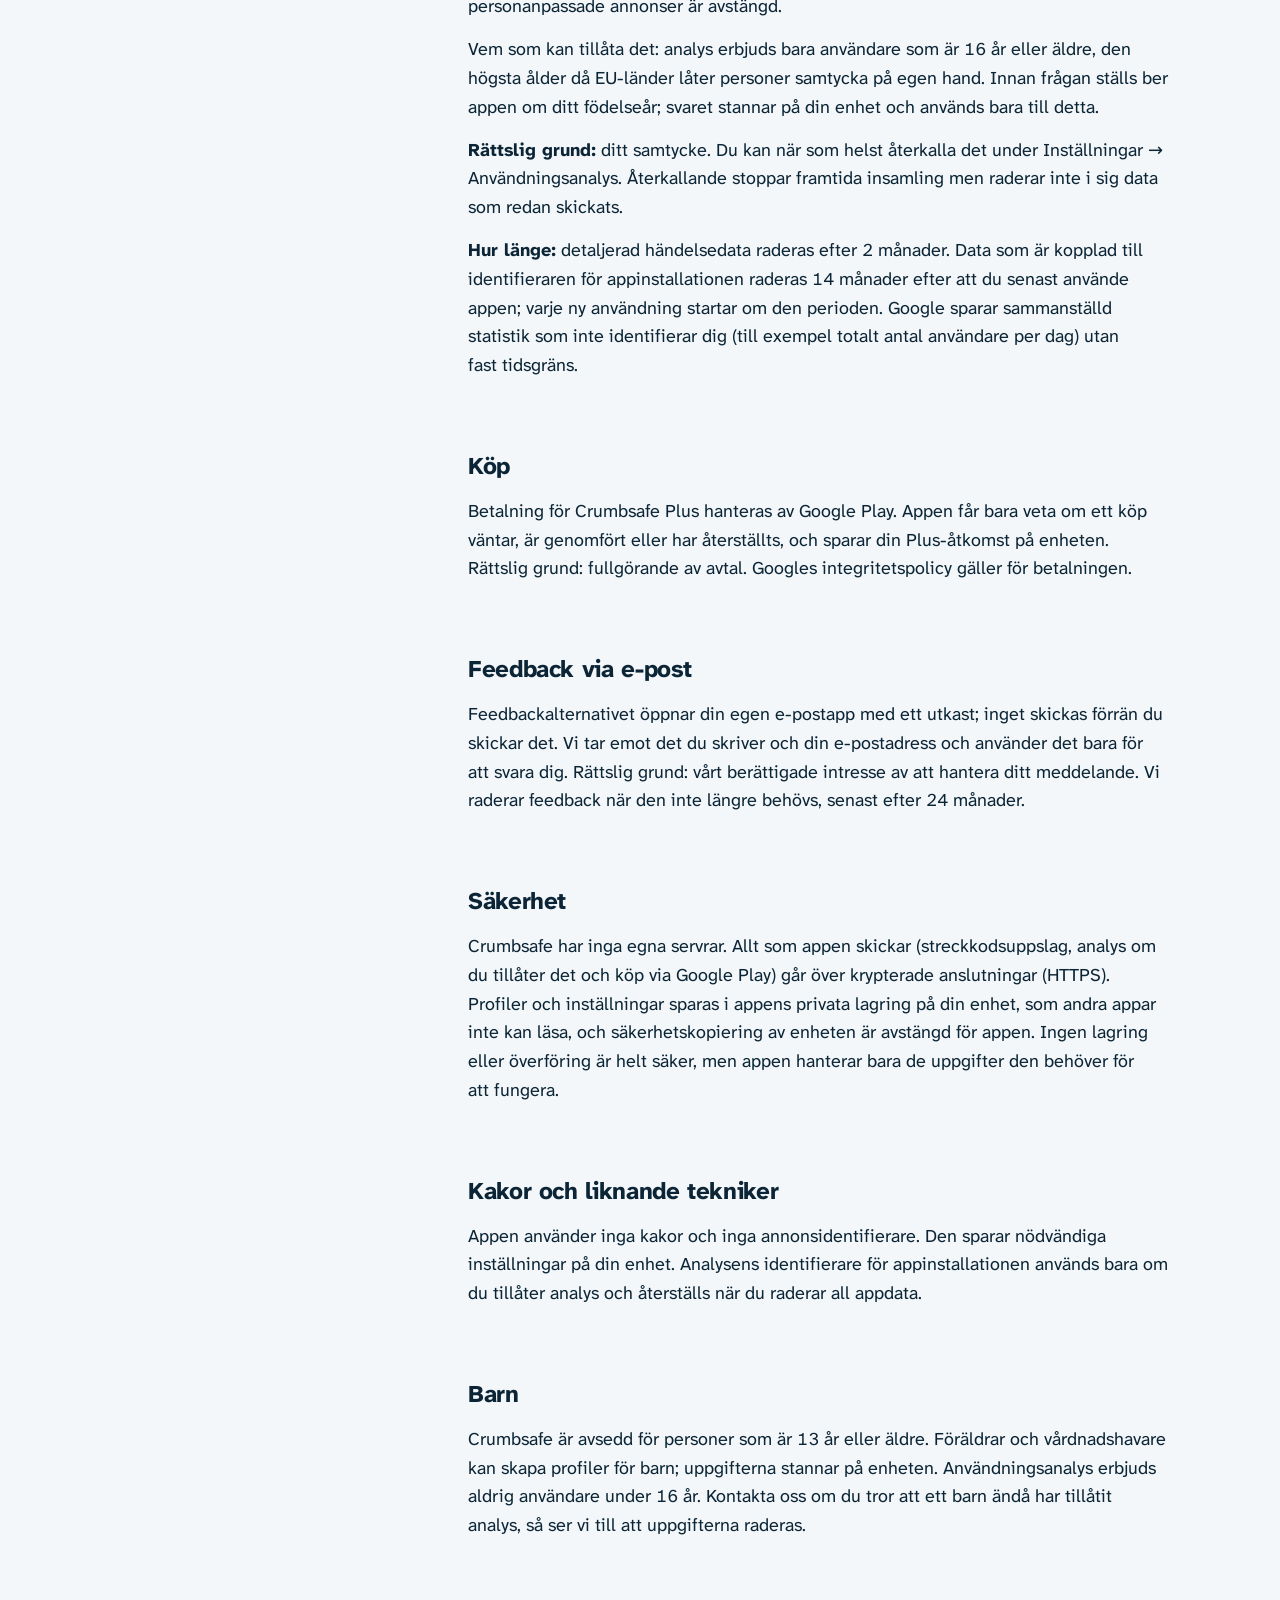
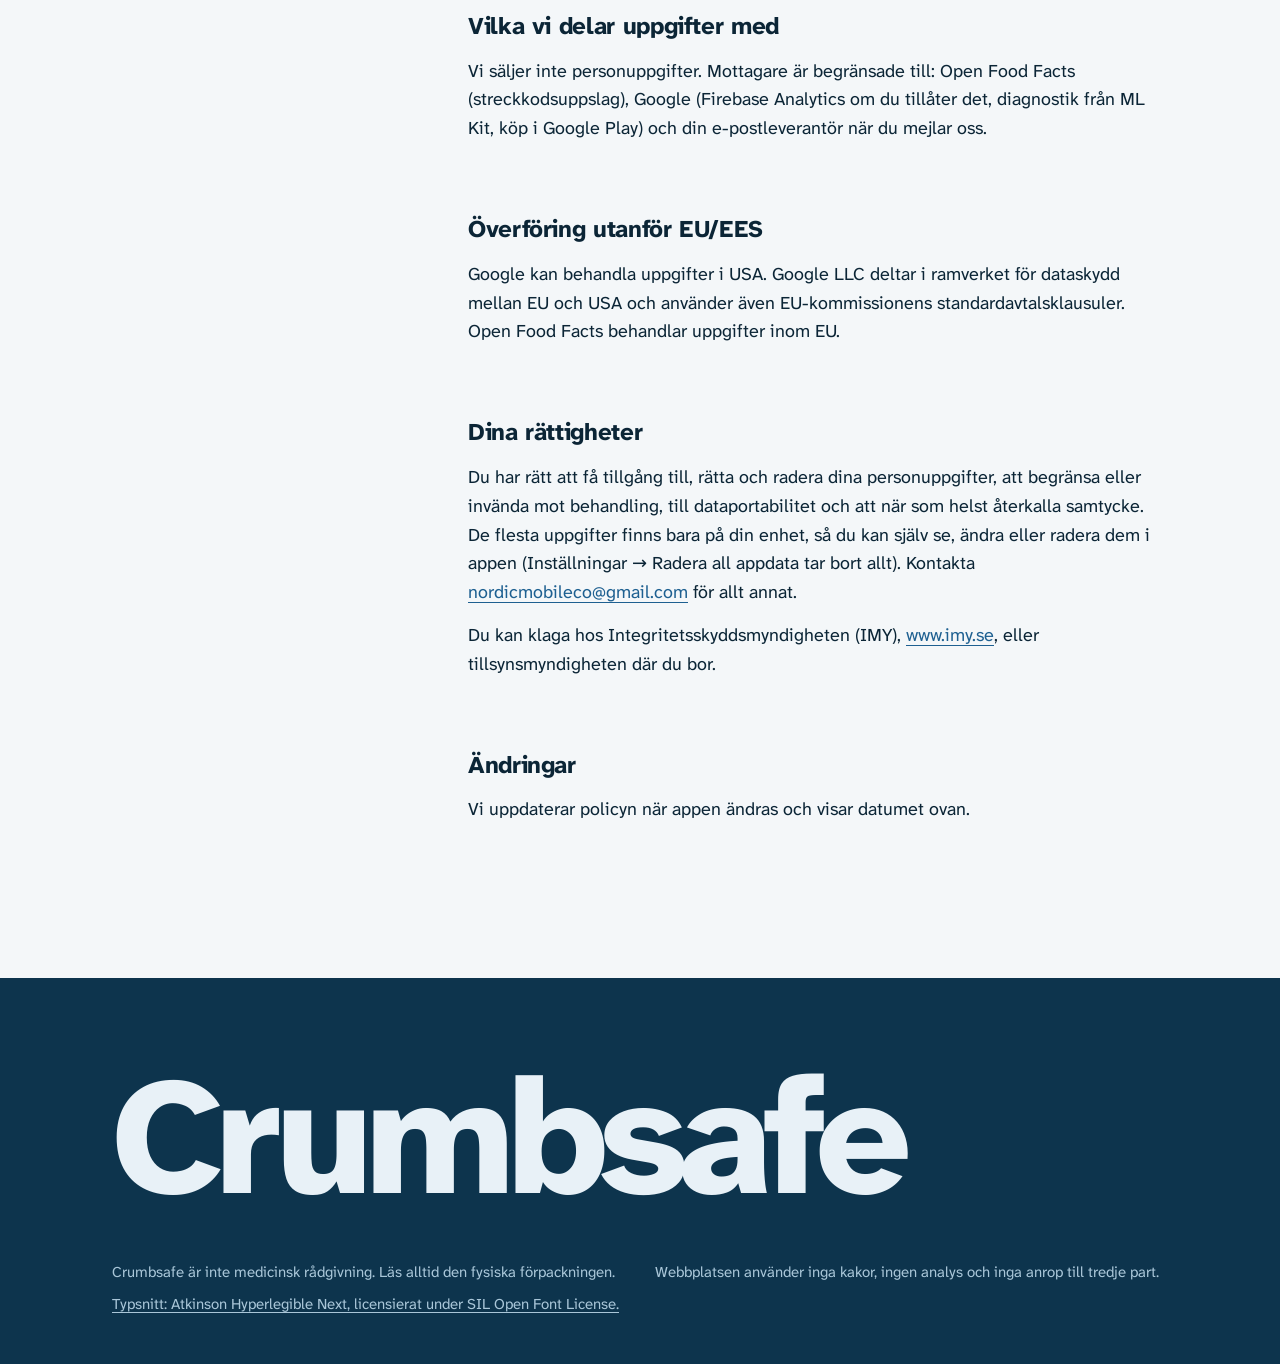
<file: sv/privacy.html>
<!doctype html>
<html lang="sv">
<head>
<meta charset="utf-8">
<meta name="viewport" content="width=device-width, initial-scale=1">
<title>Integritetspolicy · Crumbsafe</title>
<meta name="description" content="Vad appen sparar, vad den skickar och till vem, och dina rättigheter.">
<meta name="color-scheme" content="light dark">
<meta name="theme-color" content="#F4F7F9" media="(prefers-color-scheme: light)">
<meta name="theme-color" content="#0B2536" media="(prefers-color-scheme: dark)">
<link rel="icon" type="image/png" sizes="32x32" href="../favicon-32.png">
<link rel="apple-touch-icon" href="../apple-touch-icon.png">
<link rel="alternate" hreflang="sv" href="../sv/privacy.html">
<link rel="alternate" hreflang="en" href="../privacy.html">
<link rel="preload" href="../fonts/atkinson-next-latin.woff2" as="font" type="font/woff2" crossorigin>
<link rel="stylesheet" href="../site.css">
</head>
<body>
<a class="skip" href="#content">Hoppa till innehållet</a>
<header class="bar">
  <a class="brand" href="../sv/index.html"><span class="shield" aria-hidden="true"></span>Crumbsafe</a>
  <nav aria-label="Juridiska dokument"><ul><li><a href="../sv/privacy.html" aria-current="page">Integritetspolicy</a></li><li><a href="../sv/terms.html">Användarvillkor</a></li><li><a href="../sv/refunds.html">Återbetalningspolicy</a></li></ul></nav>
  <a class="lang" href="../privacy.html" hreflang="en" lang="en">English</a>
</header>
<main id="content">
<div class="doc">
  <div class="doc-head">
    <h1>Integritetspolicy</h1>
    <p class="doc-lede">Vad appen sparar, vad den skickar och till vem, och dina rättigheter.</p>
    <p class="updated">Senast uppdaterad: <time>7 november 2026</time></p>
  </div>
  <nav class="toc" aria-labelledby="toc-title">
    <h2 id="toc-title">På den här sidan</h2>
    <ol><li><a href="#vem-som-ar-ansvarig">Vem som är ansvarig</a></li><li><a href="#kortfattat">Kortfattat</a></li><li><a href="#profiler-och-installningar">Profiler och inställningar</a></li><li><a href="#streckkodsuppslag">Streckkodsuppslag</a></li><li><a href="#foton-av-ingrediensetiketter">Foton av ingrediensetiketter</a></li><li><a href="#teknisk-diagnostik-fran-google-ml-kit">Teknisk diagnostik från Google ML Kit</a></li><li><a href="#anvandningsanalys-valfri">Användningsanalys (valfri)</a></li><li><a href="#kop">Köp</a></li><li><a href="#feedback-via-e-post">Feedback via e-post</a></li><li><a href="#sakerhet">Säkerhet</a></li><li><a href="#kakor-och-liknande-tekniker">Kakor och liknande tekniker</a></li><li><a href="#barn">Barn</a></li><li><a href="#vilka-vi-delar-uppgifter-med">Vilka vi delar uppgifter med</a></li><li><a href="#overforing-utanfor-eu-ees">Överföring utanför EU/EES</a></li><li><a href="#dina-rattigheter">Dina rättigheter</a></li><li><a href="#andringar">Ändringar</a></li></ol>
    <p class="toc-back"><a href="../sv/index.html">Alla dokument</a></p>
  </nav>
  <article class="prose"><section id="vem-som-ar-ansvarig"><h2>Vem som är ansvarig</h2><p>Crumbsafe drivs av Rickard Heron, en privatperson i Sverige, som publicerar appen på Google Play under utvecklarnamnet Nordic Mobile Co och är personuppgiftsansvarig för behandlingen som beskrivs här.</p><p><strong>Kontakt:</strong> <a href="mailto:nordicmobileco@gmail.com">nordicmobileco@gmail.com</a></p></section><section id="kortfattat" class="declaration"><h2>Kortfattat</h2><ul><li>Dina allergiprofiler och inställningar stannar på din enhet.</li><li>Streckkodsnummer skickas till Open Food Facts för att hitta produkter.</li><li>Etikettfoton läses på din enhet och laddas inte upp av Crumbsafe.</li><li>Användningsanalys är avstängd om du inte tillåter den.</li><li>Det finns inga annonser och ingen annonsspårning.</li></ul></section><section id="profiler-och-installningar"><h2>Profiler och inställningar</h2><p><strong>Vad:</strong> profilnamn, valda allergener, språk och tema, dina val för villkor och analys, det födelseår du anger när vi frågar om analys, dagliga kontroller, Plus-åtkomst och sparade kopior av nyligen hittade produkter.</p><p><strong>Varför:</strong> för att tillhandahålla appen. Rättslig grund: fullgörande av avtalet med dig (användarvillkoren).</p><p><strong>Var:</strong> endast på din enhet. Valda allergener kan vara hälsouppgifter; Crumbsafe skickar dem inte någonstans.</p><p><strong>Hur länge:</strong> tills du ändrar eller tar bort dem, använder Inställningar → Radera all appdata eller avinstallerar appen. Säkerhetskopiering av enheten är avstängd för appen.</p></section><section id="streckkodsuppslag"><h2>Streckkodsuppslag</h2><p><strong>Vad:</strong> streckkodsnumret du skannar. Som vid alla anrop över internet får mottagande tjänst även din IP-adress och grundläggande tekniska uppgifter.</p><p><strong>Kamera:</strong> kameran används bara när skannern är öppen. Kamerabilden behandlas på din enhet för att hitta streckkoden och sparas eller skickas inte någonstans. Du kan också skriva in en streckkod i stället för att använda kameran.</p><p><strong>Mottagare:</strong> Open Food Facts, en oberoende ideell databas i Frankrike. Deras egen integritetspolicy gäller för det de tar emot.</p><p>Varför och rättslig grund: för att visa den produktinformation du efterfrågar (fullgörande av avtal).</p><p>Endast vanliga produktstreckkoder (EAN/UPC) slås upp; QR-koder och andra koder ignoreras.</p><p>Om produkten har en bild hämtar appen den från Open Food Facts bildserver, som då också får din IP-adress.</p><p>Hittade produkter (endast produktinformation) sparas på din enhet i upp till 7 dagar, högst 50 stycken, så att de kan visas om ett senare uppslag misslyckas. De tas bort med Inställningar → Radera all appdata.</p></section><section id="foton-av-ingrediensetiketter"><h2>Foton av ingrediensetiketter</h2><p>När du kontrollerar en etikett tas fotot med kameran och texten läses på din enhet av Google ML Kit. Crumbsafe laddar inte upp fotot eller texten. Appen tar bort sina tillfälliga fotofiler efter användning; det är ingen garanti för säker radering.</p></section><section id="teknisk-diagnostik-fran-google-ml-kit"><h2>Teknisk diagnostik från Google ML Kit</h2><p>ML Kit-biblioteken som används för streckkodsskanning och etikettläsning på enheten kan skicka teknisk diagnostik och användningsstatistik till Google, till exempel enhetsmodell, operativsystemversion, app- och biblioteksversion och prestandadata. Enligt Google ingår inte dina foton eller den avlästa texten. Rättslig grund: vårt berättigade intresse av att skannern fungerar tillförlitligt. Googles integritetspolicy gäller.</p></section><section id="anvandningsanalys-valfri"><h2>Användningsanalys (valfri)</h2><p>Om du tillåter det samlar Google Analytics för Firebase in information om appanvändning och enheten: appöppningar, skärmar och aktivitet, appversion, operativsystem, en identifierare för appinstallationen och ungefärlig plats som härleds från nätverksanslutningen.</p><p>Crumbsafe registrerar också: vilka steg i introduktionen du slutför; om en streckkods- eller etikettkontroll hittade en produkt, läste text, inte hittade något eller misslyckades (inte vad du skannade eller resultatet för dina allergener); när din välkomstdag börjar och slutar; när du når den dagliga gratisgränsen; besök på Plus-sidan, påbörjade köp och genomförda köp (vilken produkt och dess pris, rapporterat av Google Play); samt grova inställningar: språk, tema, antal profiler (1, 2–3 eller 4+) och om du har Plus.</p><p>Vi lägger inte till profilnamn, valda allergener, streckkoder, produktnamn, foton, etiketttext eller feedback i Analytics. Insamling av annonsidentifierare och signaler för personanpassade annonser är avstängd.</p><p>Vem som kan tillåta det: analys erbjuds bara användare som är 16 år eller äldre, den högsta ålder då EU-länder låter personer samtycka på egen hand. Innan frågan ställs ber appen om ditt födelseår; svaret stannar på din enhet och används bara till detta.</p><p><strong>Rättslig grund:</strong> ditt samtycke. Du kan när som helst återkalla det under Inställningar → Användningsanalys. Återkallande stoppar framtida insamling men raderar inte i sig data som redan skickats.</p><p><strong>Hur länge:</strong> detaljerad händelsedata raderas efter 2 månader. Data som är kopplad till identifieraren för appinstallationen raderas 14 månader efter att du senast använde appen; varje ny användning startar om den perioden. Google sparar sammanställd statistik som inte identifierar dig (till exempel totalt antal användare per dag) utan fast tidsgräns.</p></section><section id="kop"><h2>Köp</h2><p>Betalning för Crumbsafe Plus hanteras av Google Play. Appen får bara veta om ett köp väntar, är genomfört eller har återställts, och sparar din Plus-åtkomst på enheten. Rättslig grund: fullgörande av avtal. Googles integritetspolicy gäller för betalningen.</p></section><section id="feedback-via-e-post"><h2>Feedback via e-post</h2><p>Feedbackalternativet öppnar din egen e-postapp med ett utkast; inget skickas förrän du skickar det. Vi tar emot det du skriver och din e-postadress och använder det bara för att svara dig. Rättslig grund: vårt berättigade intresse av att hantera ditt meddelande. Vi raderar feedback när den inte längre behövs, senast efter 24 månader.</p></section><section id="sakerhet"><h2>Säkerhet</h2><p>Crumbsafe har inga egna servrar. Allt som appen skickar (streckkodsuppslag, analys om du tillåter det och köp via Google Play) går över krypterade anslutningar (HTTPS). Profiler och inställningar sparas i appens privata lagring på din enhet, som andra appar inte kan läsa, och säkerhetskopiering av enheten är avstängd för appen. Ingen lagring eller överföring är helt säker, men appen hanterar bara de uppgifter den behöver för att fungera.</p></section><section id="kakor-och-liknande-tekniker"><h2>Kakor och liknande tekniker</h2><p>Appen använder inga kakor och inga annonsidentifierare. Den sparar nödvändiga inställningar på din enhet. Analysens identifierare för appinstallationen används bara om du tillåter analys och återställs när du raderar all appdata.</p></section><section id="barn"><h2>Barn</h2><p>Crumbsafe är avsedd för personer som är 13 år eller äldre. Föräldrar och vårdnadshavare kan skapa profiler för barn; uppgifterna stannar på enheten. Användningsanalys erbjuds aldrig användare under 16 år. Kontakta oss om du tror att ett barn ändå har tillåtit analys, så ser vi till att uppgifterna raderas.</p></section><section id="vilka-vi-delar-uppgifter-med"><h2>Vilka vi delar uppgifter med</h2><p>Vi säljer inte personuppgifter. Mottagare är begränsade till: Open Food Facts (streckkodsuppslag), Google (Firebase Analytics om du tillåter det, diagnostik från ML Kit, köp i Google Play) och din e-postleverantör när du mejlar oss.</p></section><section id="overforing-utanfor-eu-ees"><h2>Överföring utanför EU/EES</h2><p>Google kan behandla uppgifter i USA. Google LLC deltar i ramverket för dataskydd mellan EU och USA och använder även EU-kommissionens standardavtalsklausuler. Open Food Facts behandlar uppgifter inom EU.</p></section><section id="dina-rattigheter"><h2>Dina rättigheter</h2><p>Du har rätt att få tillgång till, rätta och radera dina personuppgifter, att begränsa eller invända mot behandling, till dataportabilitet och att när som helst återkalla samtycke. De flesta uppgifter finns bara på din enhet, så du kan själv se, ändra eller radera dem i appen (Inställningar → Radera all appdata tar bort allt). Kontakta <a href="mailto:nordicmobileco@gmail.com">nordicmobileco@gmail.com</a> för allt annat.</p><p>Du kan klaga hos Integritetsskyddsmyndigheten (IMY), <a href="https://www.imy.se">www.imy.se</a>, eller tillsynsmyndigheten där du bor.</p></section><section id="andringar"><h2>Ändringar</h2><p>Vi uppdaterar policyn när appen ändras och visar datumet ovan.</p></section></article>
</div>
</main>
<footer class="foot">
  <p class="foot-name">Crumbsafe</p>
  <div class="foot-notes">
    <p>Crumbsafe är inte medicinsk rådgivning. Läs alltid den fysiska förpackningen.</p>
    <p>Webbplatsen använder inga kakor, ingen analys och inga anrop till tredje part.</p>
    <p><a href="../fonts/OFL.txt">Typsnitt: Atkinson Hyperlegible Next, licensierat under SIL Open Font License.</a></p>
  </div>
</footer>
</body>
</html>
</file>
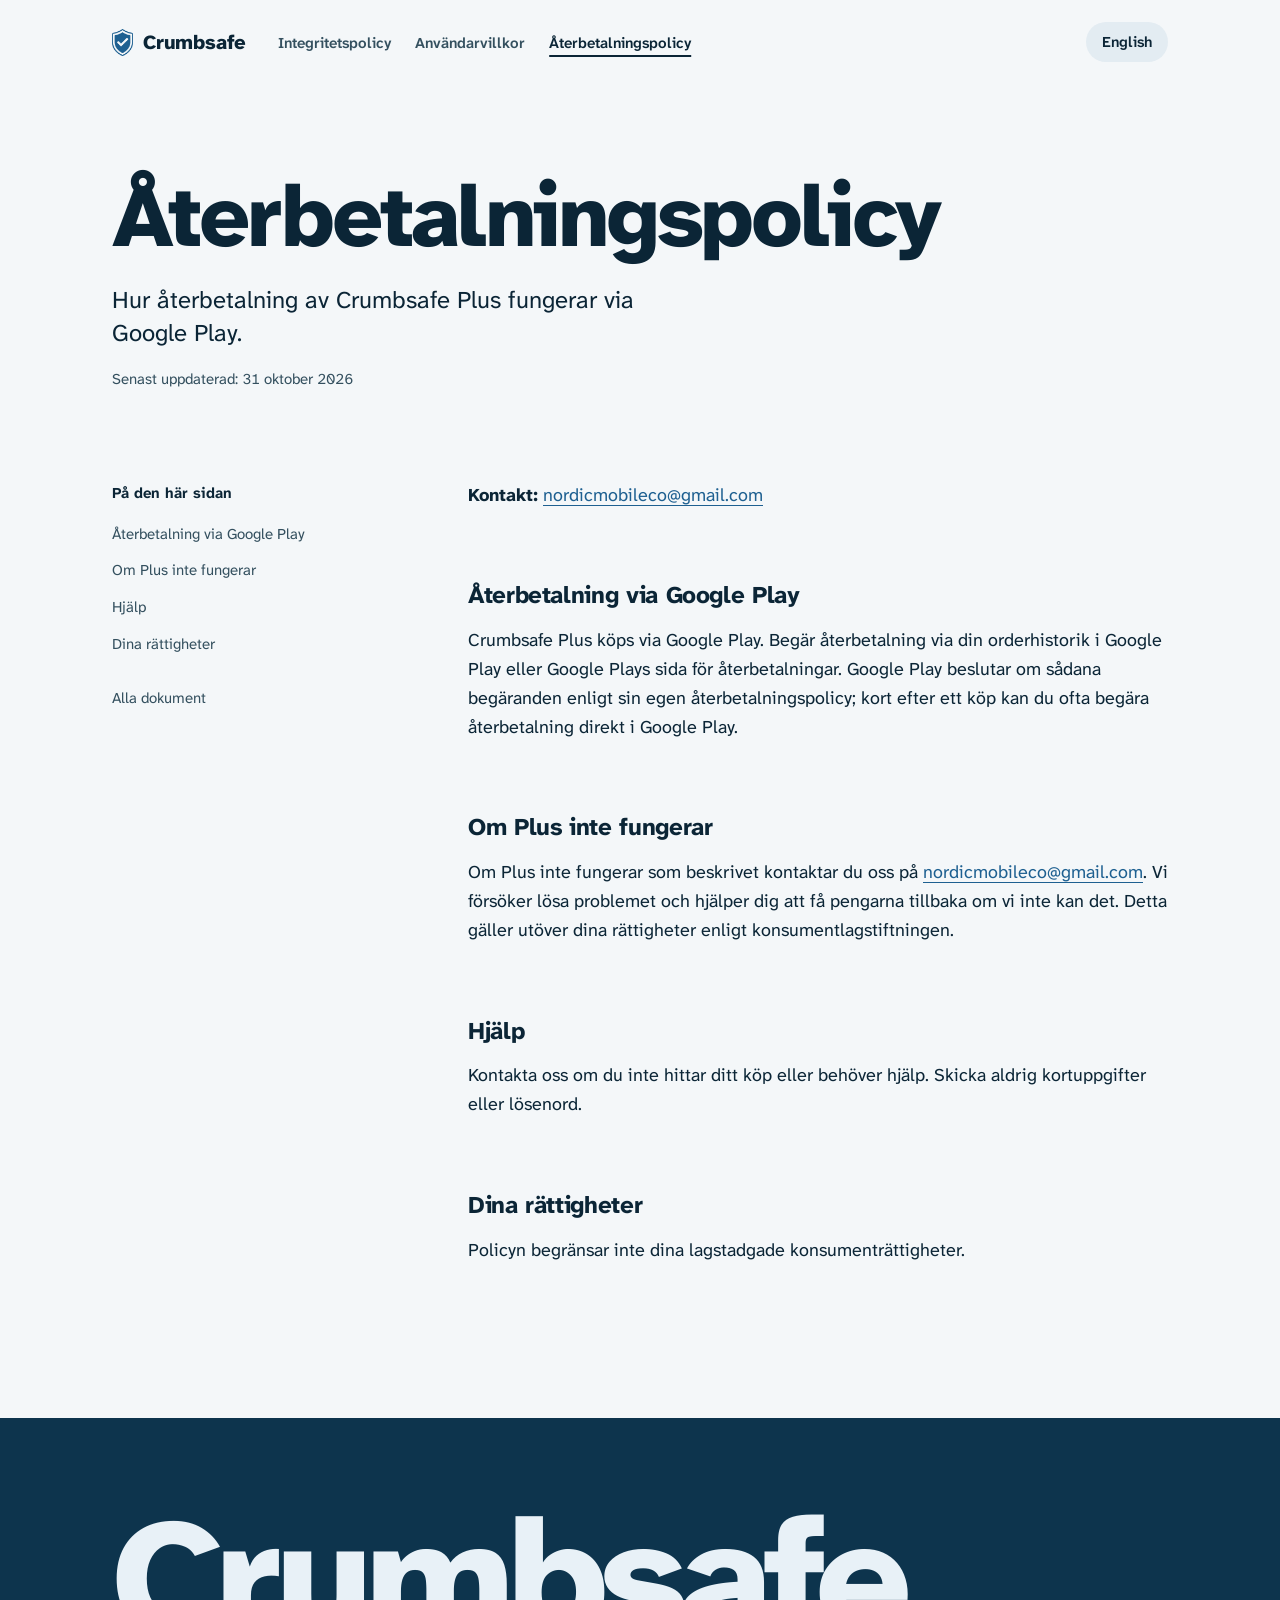
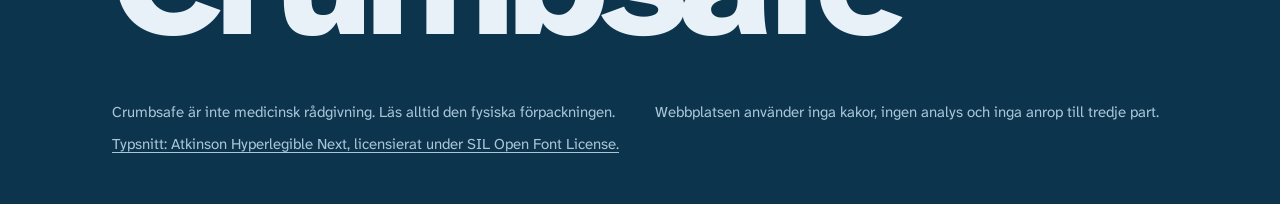
<file: sv/refunds.html>
<!doctype html>
<html lang="sv">
<head>
<meta charset="utf-8">
<meta name="viewport" content="width=device-width, initial-scale=1">
<title>Återbetalningspolicy · Crumbsafe</title>
<meta name="description" content="Hur återbetalning av Crumbsafe Plus fungerar via Google Play.">
<meta name="color-scheme" content="light dark">
<meta name="theme-color" content="#F4F7F9" media="(prefers-color-scheme: light)">
<meta name="theme-color" content="#0B2536" media="(prefers-color-scheme: dark)">
<link rel="icon" type="image/png" sizes="32x32" href="../favicon-32.png">
<link rel="apple-touch-icon" href="../apple-touch-icon.png">
<link rel="alternate" hreflang="sv" href="../sv/refunds.html">
<link rel="alternate" hreflang="en" href="../refunds.html">
<link rel="preload" href="../fonts/atkinson-next-latin.woff2" as="font" type="font/woff2" crossorigin>
<link rel="stylesheet" href="../site.css">
</head>
<body>
<a class="skip" href="#content">Hoppa till innehållet</a>
<header class="bar">
  <a class="brand" href="../sv/index.html"><span class="shield" aria-hidden="true"></span>Crumbsafe</a>
  <nav aria-label="Juridiska dokument"><ul><li><a href="../sv/privacy.html">Integritetspolicy</a></li><li><a href="../sv/terms.html">Användarvillkor</a></li><li><a href="../sv/refunds.html" aria-current="page">Återbetalningspolicy</a></li></ul></nav>
  <a class="lang" href="../refunds.html" hreflang="en" lang="en">English</a>
</header>
<main id="content">
<div class="doc">
  <div class="doc-head">
    <h1>Återbetalningspolicy</h1>
    <p class="doc-lede">Hur återbetalning av Crumbsafe Plus fungerar via Google Play.</p>
    <p class="updated">Senast uppdaterad: <time>31 oktober 2026</time></p>
  </div>
  <nav class="toc" aria-labelledby="toc-title">
    <h2 id="toc-title">På den här sidan</h2>
    <ol><li><a href="#aterbetalning-via-google-play">Återbetalning via Google Play</a></li><li><a href="#om-plus-inte-fungerar">Om Plus inte fungerar</a></li><li><a href="#hjalp">Hjälp</a></li><li><a href="#dina-rattigheter">Dina rättigheter</a></li></ol>
    <p class="toc-back"><a href="../sv/index.html">Alla dokument</a></p>
  </nav>
  <article class="prose"><div class="intro"><p><strong>Kontakt:</strong> <a href="mailto:nordicmobileco@gmail.com">nordicmobileco@gmail.com</a></p></div><section id="aterbetalning-via-google-play"><h2>Återbetalning via Google Play</h2><p>Crumbsafe Plus köps via Google Play. Begär återbetalning via din orderhistorik i Google Play eller Google Plays sida för återbetalningar. Google Play beslutar om sådana begäranden enligt sin egen återbetalningspolicy; kort efter ett köp kan du ofta begära återbetalning direkt i Google Play.</p></section><section id="om-plus-inte-fungerar"><h2>Om Plus inte fungerar</h2><p>Om Plus inte fungerar som beskrivet kontaktar du oss på <a href="mailto:nordicmobileco@gmail.com">nordicmobileco@gmail.com</a>. Vi försöker lösa problemet och hjälper dig att få pengarna tillbaka om vi inte kan det. Detta gäller utöver dina rättigheter enligt konsumentlagstiftningen.</p></section><section id="hjalp"><h2>Hjälp</h2><p>Kontakta oss om du inte hittar ditt köp eller behöver hjälp. Skicka aldrig kortuppgifter eller lösenord.</p></section><section id="dina-rattigheter"><h2>Dina rättigheter</h2><p>Policyn begränsar inte dina lagstadgade konsumenträttigheter.</p></section></article>
</div>
</main>
<footer class="foot">
  <p class="foot-name">Crumbsafe</p>
  <div class="foot-notes">
    <p>Crumbsafe är inte medicinsk rådgivning. Läs alltid den fysiska förpackningen.</p>
    <p>Webbplatsen använder inga kakor, ingen analys och inga anrop till tredje part.</p>
    <p><a href="../fonts/OFL.txt">Typsnitt: Atkinson Hyperlegible Next, licensierat under SIL Open Font License.</a></p>
  </div>
</footer>
</body>
</html>
</file>
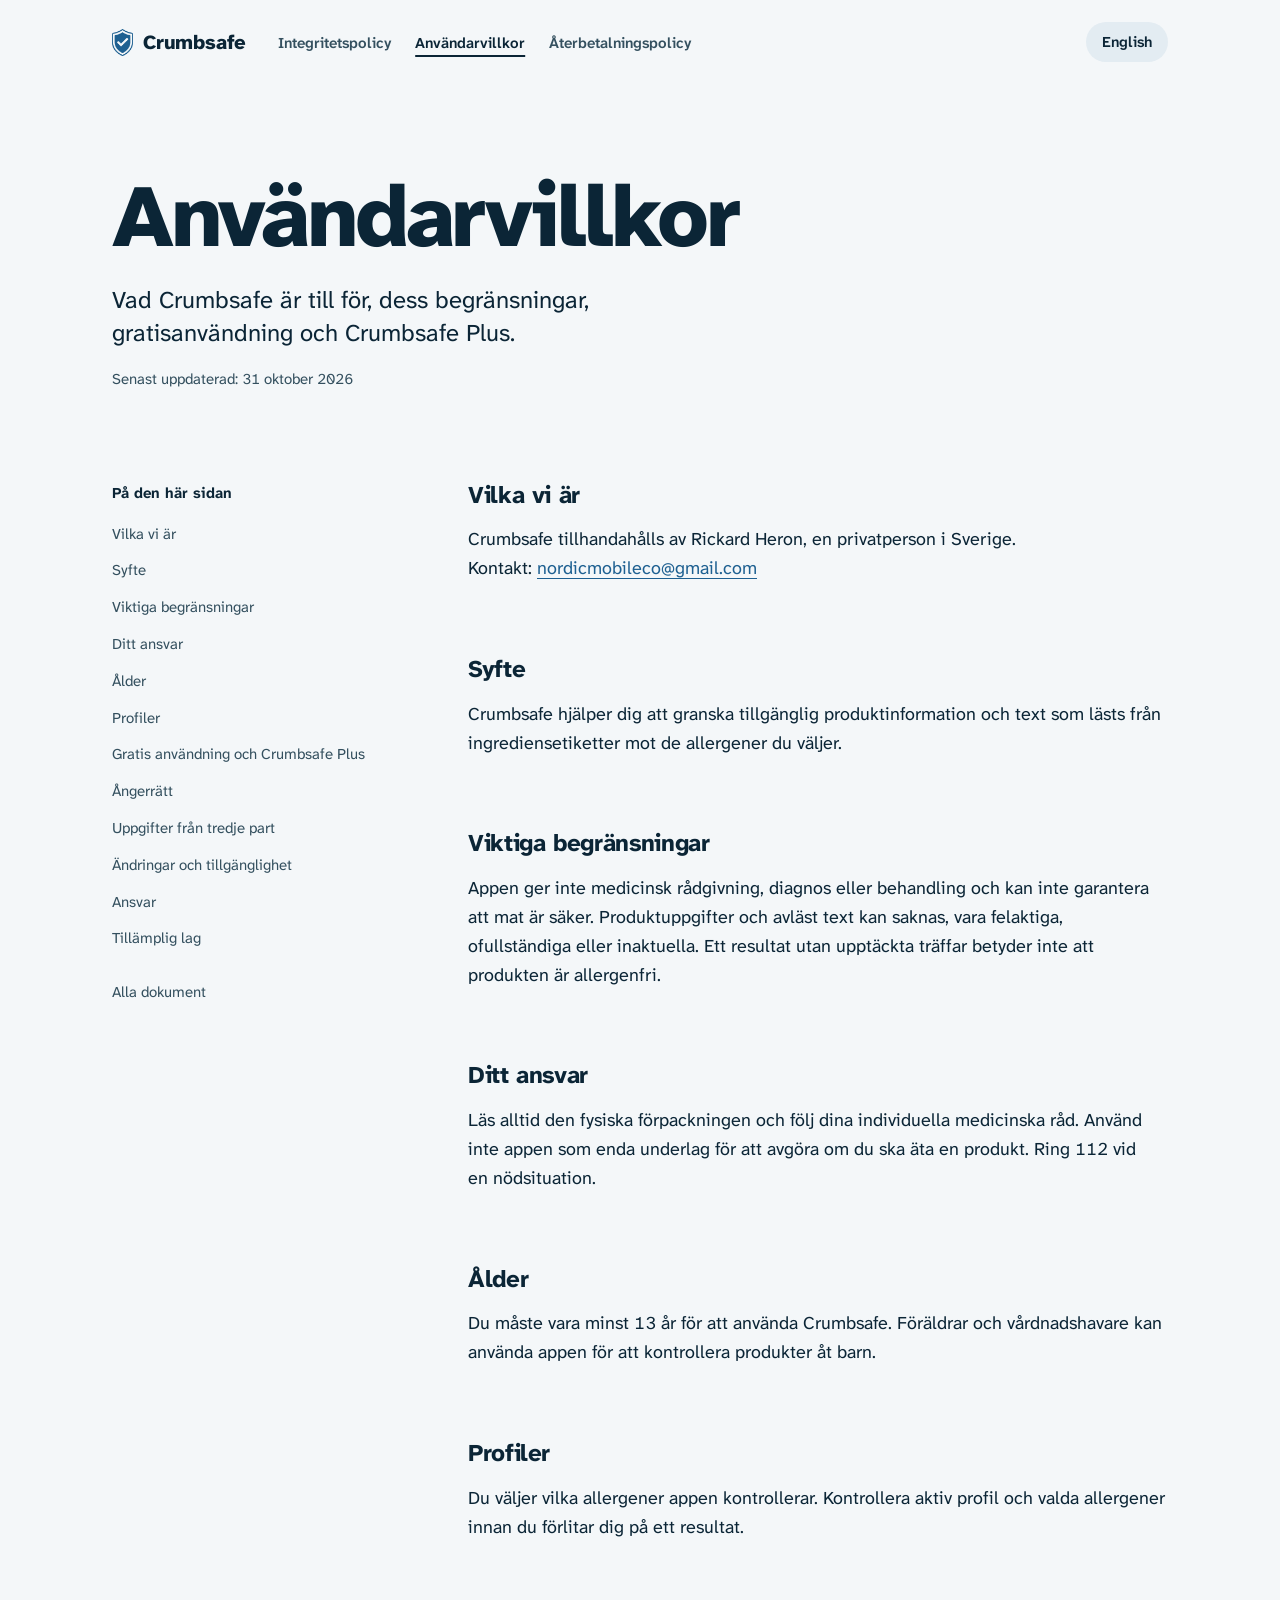
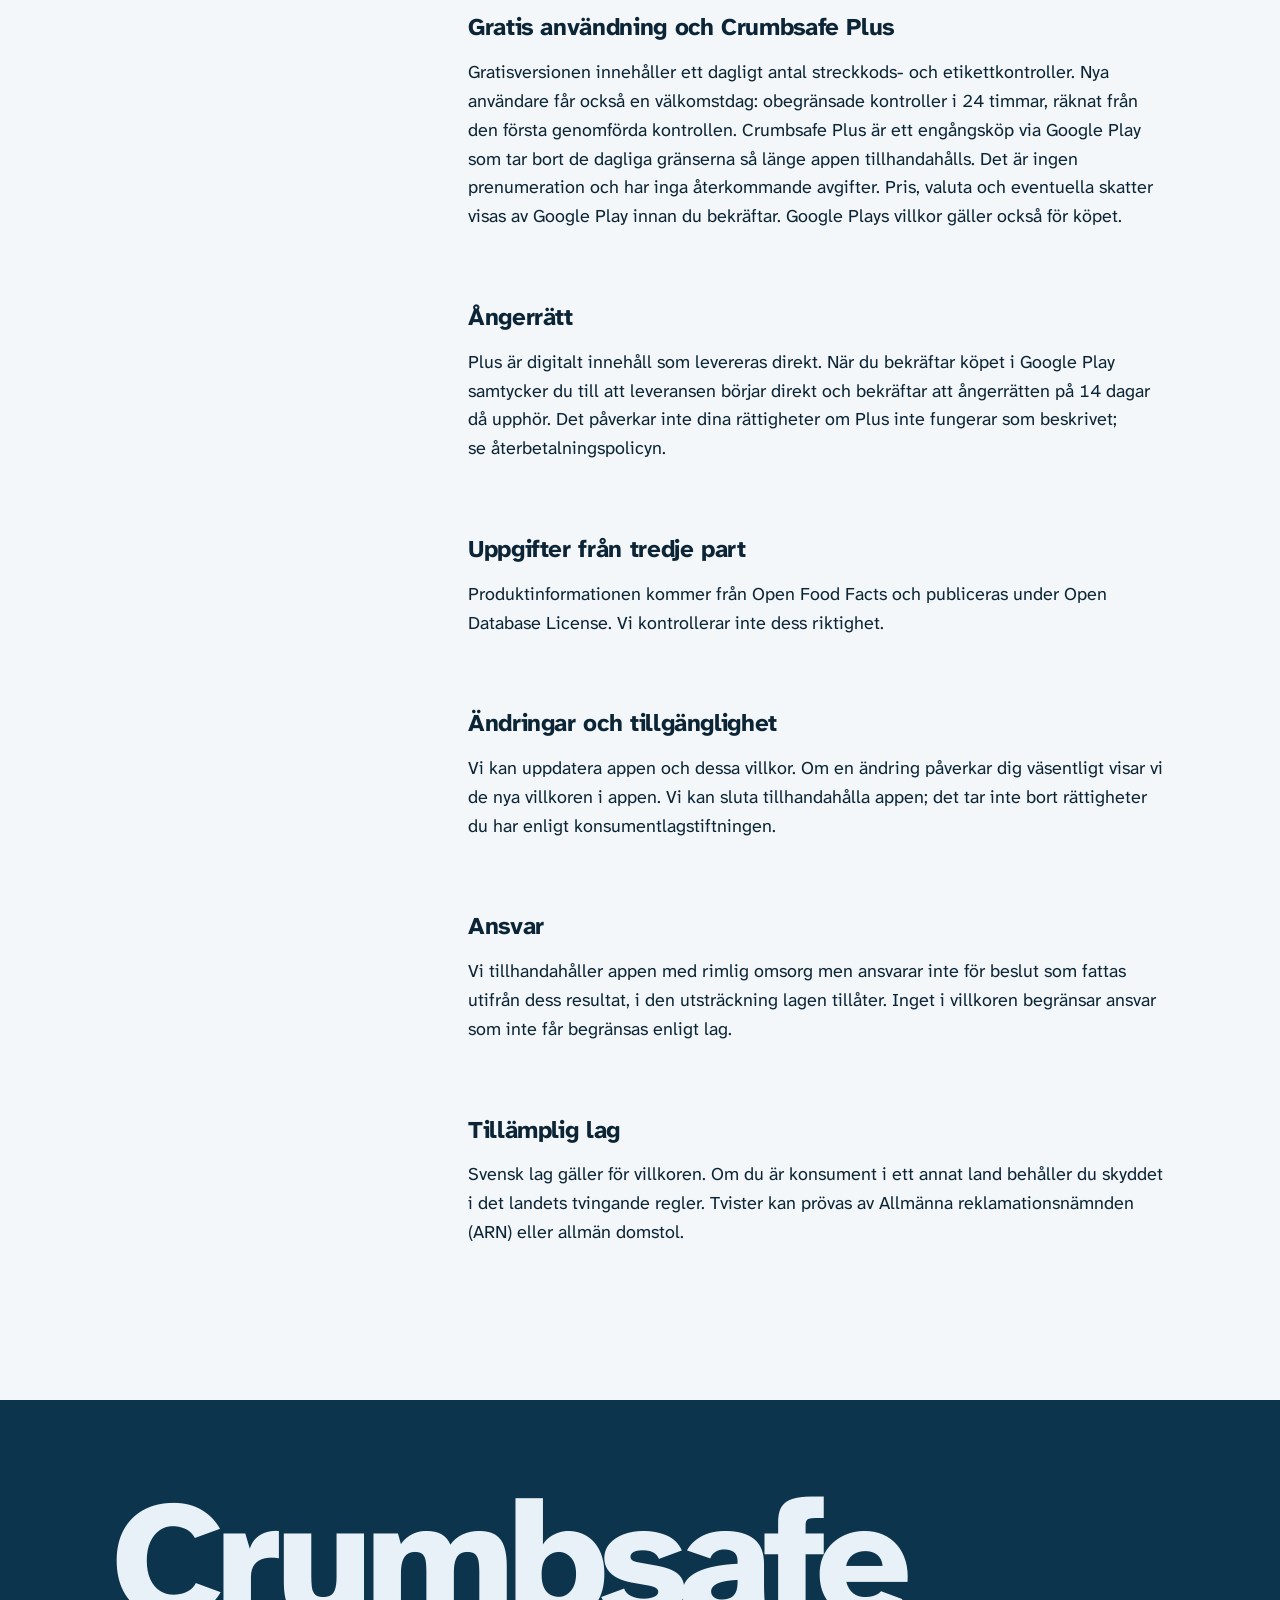
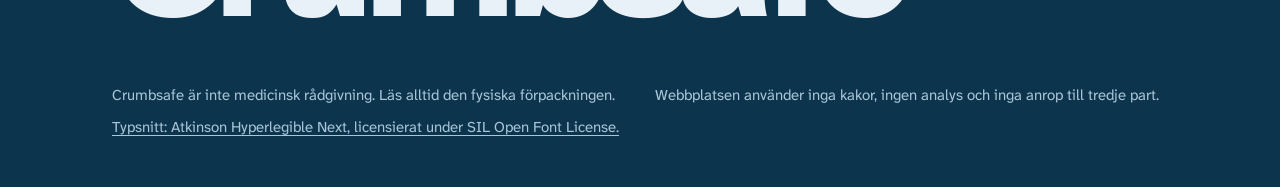
<file: sv/terms.html>
<!doctype html>
<html lang="sv">
<head>
<meta charset="utf-8">
<meta name="viewport" content="width=device-width, initial-scale=1">
<title>Användarvillkor · Crumbsafe</title>
<meta name="description" content="Vad Crumbsafe är till för, dess begränsningar, gratisanvändning och Crumbsafe Plus.">
<meta name="color-scheme" content="light dark">
<meta name="theme-color" content="#F4F7F9" media="(prefers-color-scheme: light)">
<meta name="theme-color" content="#0B2536" media="(prefers-color-scheme: dark)">
<link rel="icon" type="image/png" sizes="32x32" href="../favicon-32.png">
<link rel="apple-touch-icon" href="../apple-touch-icon.png">
<link rel="alternate" hreflang="sv" href="../sv/terms.html">
<link rel="alternate" hreflang="en" href="../terms.html">
<link rel="preload" href="../fonts/atkinson-next-latin.woff2" as="font" type="font/woff2" crossorigin>
<link rel="stylesheet" href="../site.css">
</head>
<body>
<a class="skip" href="#content">Hoppa till innehållet</a>
<header class="bar">
  <a class="brand" href="../sv/index.html"><span class="shield" aria-hidden="true"></span>Crumbsafe</a>
  <nav aria-label="Juridiska dokument"><ul><li><a href="../sv/privacy.html">Integritetspolicy</a></li><li><a href="../sv/terms.html" aria-current="page">Användarvillkor</a></li><li><a href="../sv/refunds.html">Återbetalningspolicy</a></li></ul></nav>
  <a class="lang" href="../terms.html" hreflang="en" lang="en">English</a>
</header>
<main id="content">
<div class="doc">
  <div class="doc-head">
    <h1>Användarvillkor</h1>
    <p class="doc-lede">Vad Crumbsafe är till för, dess begränsningar, gratisanvändning och Crumbsafe Plus.</p>
    <p class="updated">Senast uppdaterad: <time>31 oktober 2026</time></p>
  </div>
  <nav class="toc" aria-labelledby="toc-title">
    <h2 id="toc-title">På den här sidan</h2>
    <ol><li><a href="#vilka-vi-ar">Vilka vi är</a></li><li><a href="#syfte">Syfte</a></li><li><a href="#viktiga-begransningar">Viktiga begränsningar</a></li><li><a href="#ditt-ansvar">Ditt ansvar</a></li><li><a href="#alder">Ålder</a></li><li><a href="#profiler">Profiler</a></li><li><a href="#gratis-anvandning-och-crumbsafe-plus">Gratis användning och Crumbsafe Plus</a></li><li><a href="#angerratt">Ångerrätt</a></li><li><a href="#uppgifter-fran-tredje-part">Uppgifter från tredje part</a></li><li><a href="#andringar-och-tillganglighet">Ändringar och tillgänglighet</a></li><li><a href="#ansvar">Ansvar</a></li><li><a href="#tillamplig-lag">Tillämplig lag</a></li></ol>
    <p class="toc-back"><a href="../sv/index.html">Alla dokument</a></p>
  </nav>
  <article class="prose"><section id="vilka-vi-ar"><h2>Vilka vi är</h2><p>Crumbsafe tillhandahålls av Rickard Heron, en privatperson i Sverige. Kontakt: <a href="mailto:nordicmobileco@gmail.com">nordicmobileco@gmail.com</a></p></section><section id="syfte"><h2>Syfte</h2><p>Crumbsafe hjälper dig att granska tillgänglig produktinformation och text som lästs från ingrediensetiketter mot de allergener du väljer.</p></section><section id="viktiga-begransningar"><h2>Viktiga begränsningar</h2><p>Appen ger inte medicinsk rådgivning, diagnos eller behandling och kan inte garantera att mat är säker. Produktuppgifter och avläst text kan saknas, vara felaktiga, ofullständiga eller inaktuella. Ett resultat utan upptäckta träffar betyder inte att produkten är allergenfri.</p></section><section id="ditt-ansvar"><h2>Ditt ansvar</h2><p>Läs alltid den fysiska förpackningen och följ dina individuella medicinska råd. Använd inte appen som enda underlag för att avgöra om du ska äta en produkt. Ring 112 vid en nödsituation.</p></section><section id="alder"><h2>Ålder</h2><p>Du måste vara minst 13 år för att använda Crumbsafe. Föräldrar och vårdnadshavare kan använda appen för att kontrollera produkter åt barn.</p></section><section id="profiler"><h2>Profiler</h2><p>Du väljer vilka allergener appen kontrollerar. Kontrollera aktiv profil och valda allergener innan du förlitar dig på ett resultat.</p></section><section id="gratis-anvandning-och-crumbsafe-plus"><h2>Gratis användning och Crumbsafe Plus</h2><p>Gratisversionen innehåller ett dagligt antal streckkods- och etikettkontroller. Nya användare får också en välkomstdag: obegränsade kontroller i 24 timmar, räknat från den första genomförda kontrollen. Crumbsafe Plus är ett engångsköp via Google Play som tar bort de dagliga gränserna så länge appen tillhandahålls. Det är ingen prenumeration och har inga återkommande avgifter. Pris, valuta och eventuella skatter visas av Google Play innan du bekräftar. Google Plays villkor gäller också för köpet.</p></section><section id="angerratt"><h2>Ångerrätt</h2><p>Plus är digitalt innehåll som levereras direkt. När du bekräftar köpet i Google Play samtycker du till att leveransen börjar direkt och bekräftar att ångerrätten på 14 dagar då upphör. Det påverkar inte dina rättigheter om Plus inte fungerar som beskrivet; se återbetalningspolicyn.</p></section><section id="uppgifter-fran-tredje-part"><h2>Uppgifter från tredje part</h2><p>Produktinformationen kommer från Open Food Facts och publiceras under Open Database License. Vi kontrollerar inte dess riktighet.</p></section><section id="andringar-och-tillganglighet"><h2>Ändringar och tillgänglighet</h2><p>Vi kan uppdatera appen och dessa villkor. Om en ändring påverkar dig väsentligt visar vi de nya villkoren i appen. Vi kan sluta tillhandahålla appen; det tar inte bort rättigheter du har enligt konsumentlagstiftningen.</p></section><section id="ansvar"><h2>Ansvar</h2><p>Vi tillhandahåller appen med rimlig omsorg men ansvarar inte för beslut som fattas utifrån dess resultat, i den utsträckning lagen tillåter. Inget i villkoren begränsar ansvar som inte får begränsas enligt lag.</p></section><section id="tillamplig-lag"><h2>Tillämplig lag</h2><p>Svensk lag gäller för villkoren. Om du är konsument i ett annat land behåller du skyddet i det landets tvingande regler. Tvister kan prövas av Allmänna reklamationsnämnden (ARN) eller allmän domstol.</p></section></article>
</div>
</main>
<footer class="foot">
  <p class="foot-name">Crumbsafe</p>
  <div class="foot-notes">
    <p>Crumbsafe är inte medicinsk rådgivning. Läs alltid den fysiska förpackningen.</p>
    <p>Webbplatsen använder inga kakor, ingen analys och inga anrop till tredje part.</p>
    <p><a href="../fonts/OFL.txt">Typsnitt: Atkinson Hyperlegible Next, licensierat under SIL Open Font License.</a></p>
  </div>
</footer>
</body>
</html>
</file>
<file: site.css>
/* Crumbsafe legal site. One typeface, the app's navy and blues, no external requests. */

@font-face {
  font-family: "Atkinson Hyperlegible Next";
  src: url("fonts/atkinson-next-latin.woff2") format("woff2");
  font-weight: 200 800;
  font-style: normal;
  font-display: swap;
}

@font-face {
  font-family: "Atkinson Hyperlegible Next";
  src: url("fonts/atkinson-next-latin-italic.woff2") format("woff2");
  font-weight: 200 800;
  font-style: italic;
  font-display: swap;
}

:root {
  --ground: #f4f7f9;
  --field: #e3ecf2;
  --field-strong: #d3e1ea;
  --ink: #0b2536;
  --ink-soft: #34505f;
  --accent: #1e6091;
  --accent-ink: #ffffff;
  --navy: #0d344d;
  --navy-ink: #e8f1f7;
  --navy-soft: #a9c6d8;
  --bar: #0d344d;

  --margin: clamp(20px, 4vw, 56px);
  /* Width of the contents column plus the text column; header, pages and footer share it. */
  --page: 1056px;
  --frame: max(var(--margin), (100% - var(--page)) / 2);
  --measure: 66ch;
  --text: 1.125rem;
  --small: 0.9375rem;
  --h2: 1.5rem;
  --h1: clamp(2.75rem, 7vw, 5.5rem);
  --ease-out: cubic-bezier(0.16, 1, 0.3, 1);

  color-scheme: light;
}

@media (prefers-color-scheme: dark) {
  :root {
    --ground: #0b2536;
    --field: #10324a;
    --field-strong: #16405c;
    --ink: #e8f1f7;
    --ink-soft: #b4cad8;
    --accent: #79b8e0;
    --accent-ink: #071c2a;
    --navy: #071c2a;
    --navy-ink: #e8f1f7;
    --navy-soft: #9fbfd3;
    --bar: #79b8e0;
    color-scheme: dark;
  }
}

*,
*::before,
*::after {
  box-sizing: border-box;
}

html {
  -webkit-text-size-adjust: 100%;
  text-size-adjust: 100%;
  scroll-behavior: smooth;
  scroll-padding-top: 24px;
  scrollbar-color: var(--accent) var(--field);
}

@media (prefers-reduced-motion: reduce) {
  html {
    scroll-behavior: auto;
  }
}

body {
  margin: 0;
  background: var(--ground);
  color: var(--ink);
  font-family: "Atkinson Hyperlegible Next", system-ui, sans-serif;
  font-size: var(--text);
  line-height: 1.6;
  font-kerning: normal;
  font-variant-numeric: tabular-nums;
  caret-color: var(--accent);
}

::selection {
  background: var(--accent);
  color: var(--accent-ink);
}

h1,
h2,
p,
ul,
ol {
  margin: 0;
}

h1,
h2 {
  text-wrap: balance;
}

p,
li {
  text-wrap: pretty;
}

a {
  color: var(--accent);
  text-decoration-thickness: 0.08em;
  text-underline-offset: 0.2em;
  transition: color 160ms var(--ease-out), text-decoration-color 160ms var(--ease-out);
}

a:hover {
  text-decoration-color: transparent;
}

:focus-visible {
  outline: 3px solid var(--accent);
  outline-offset: 3px;
  border-radius: 2px;
}

.skip {
  position: absolute;
  left: var(--margin);
  top: -100px;
  padding: 10px 16px;
  background: var(--accent);
  color: var(--accent-ink);
  font-weight: 700;
  z-index: 10;
}

.skip:focus {
  top: 12px;
}

/* The shield from the app icon, tinted with the page's accent. */
.shield,
.home-shield {
  display: inline-block;
  background: var(--accent);
  -webkit-mask: url("shield.png") center / contain no-repeat;
  mask: url("shield.png") center / contain no-repeat;
}

/* Header */

.bar {
  display: flex;
  flex-wrap: wrap;
  align-items: center;
  gap: 12px 32px;
  padding: 22px var(--frame);
}

.brand {
  display: inline-flex;
  align-items: center;
  gap: 10px;
  color: var(--ink);
  font-weight: 800;
  font-size: 1.25rem;
  letter-spacing: -0.01em;
  text-decoration: none;
}

.brand .shield {
  width: 21px;
  height: 27px;
}

.bar nav {
  margin-right: auto;
}

.bar ul {
  display: flex;
  flex-wrap: wrap;
  gap: 4px 24px;
  padding: 0;
  list-style: none;
}

.bar nav a,
.lang {
  color: var(--ink-soft);
  font-size: var(--small);
  font-weight: 600;
  text-decoration: none;
}

.bar nav a:hover,
.lang:hover {
  color: var(--accent);
}

.bar nav a[aria-current="page"] {
  color: var(--ink);
  text-decoration: underline;
  text-decoration-thickness: 2px;
  text-underline-offset: 0.45em;
}

.lang {
  padding: 8px 16px;
  border-radius: 999px;
  background: var(--field);
  color: var(--ink);
  transition: background-color 160ms var(--ease-out), color 160ms var(--ease-out);
}

.lang:hover {
  background: var(--field-strong);
}

/* Document pages */

/* Contents and text are centred as one block, so both outer margins match. */
.doc {
  display: grid;
  grid-template-columns: minmax(180px, 260px) minmax(0, 700px);
  justify-content: space-between;
  gap: 0 clamp(32px, 6vw, 96px);
  padding: clamp(40px, 7vw, 104px) var(--frame) clamp(96px, 12vw, 176px);
}

.doc-head {
  grid-column: 1 / -1;
  margin-bottom: clamp(48px, 7vw, 96px);
}

.doc h1,
.home h1 {
  font-size: var(--h1);
  font-weight: 800;
  line-height: 0.98;
  letter-spacing: -0.035em;
  max-width: 14ch;
}

.doc-lede {
  margin-top: 24px;
  max-width: 40ch;
  font-size: clamp(1.25rem, 2.2vw, 1.5rem);
  line-height: 1.4;
}

.updated {
  margin-top: 16px;
  color: var(--ink-soft);
  font-size: var(--small);
}

.toc {
  align-self: start;
  position: sticky;
  top: 24px;
}

.toc h2 {
  font-size: var(--small);
  font-weight: 700;
  margin-bottom: 14px;
}

.toc ol {
  padding: 0;
  list-style: none;
}

.toc li + li {
  margin-top: 8px;
}

.toc a {
  display: inline-block;
  color: var(--ink-soft);
  font-size: var(--small);
  line-height: 1.4;
  text-decoration: none;
}

.toc a:hover {
  color: var(--accent);
}

.toc-back {
  margin-top: 28px;
  font-size: var(--small);
}

.prose {
  min-width: 0;
}

.prose section + section,
.prose .intro + section {
  margin-top: clamp(48px, 6vw, 72px);
}

.prose h2 {
  font-size: var(--h2);
  font-weight: 750;
  line-height: 1.2;
  letter-spacing: -0.015em;
  margin-bottom: 16px;
}

.prose p + p,
.prose p + ul,
.prose ul + p {
  margin-top: 14px;
}

.prose ul {
  padding-left: 1.2em;
}

.prose li + li {
  margin-top: 6px;
}

.prose li::marker {
  color: var(--accent);
}

.prose strong {
  font-weight: 750;
}

/* The privacy summary, set like the ingredient box on a food package:
   a heavy bar on top, everything declared underneath. */

.declaration {
  padding: 0 clamp(20px, 3vw, 36px) clamp(24px, 3vw, 32px);
  background: var(--field);
  border-top: 12px solid var(--bar);
}

.declaration h2 {
  padding: 20px 0 14px;
  margin-bottom: 0;
  font-size: clamp(1.75rem, 3vw, 2.25rem);
  font-weight: 800;
  letter-spacing: -0.025em;
  border-bottom: 6px solid var(--bar);
}

.declaration ul {
  padding: 0;
  list-style: none;
}

.declaration li {
  padding: 12px 0;
  font-weight: 600;
}

.declaration li + li {
  margin-top: 0;
  border-top: 3px solid var(--field-strong);
}

.declaration p {
  padding-top: 14px;
}

/* Home */

.home {
  display: grid;
  grid-template-columns: minmax(0, 5fr) minmax(0, 7fr);
  gap: clamp(56px, 8vw, 128px) clamp(32px, 6vw, 96px);
  padding: clamp(40px, 7vw, 104px) var(--frame) clamp(96px, 12vw, 176px);
}

.home-head {
  grid-column: 1 / -1;
  display: grid;
  grid-template-columns: auto minmax(0, 1fr);
  column-gap: clamp(24px, 4vw, 56px);
  align-items: start;
}

.home-shield {
  grid-row: span 2;
  width: clamp(72px, 10vw, 148px);
  aspect-ratio: 147 / 192;
}

.lede {
  grid-column: 2;
  margin-top: 28px;
  max-width: 36ch;
  font-size: clamp(1.25rem, 2.2vw, 1.625rem);
  line-height: 1.4;
}

.home h2 {
  font-size: var(--h2);
  font-weight: 750;
  letter-spacing: -0.015em;
  margin-bottom: 20px;
}

.home-docs {
  grid-column: 1 / -1;
}

.doc-list {
  padding: 0;
  list-style: none;
}

.doc-list a {
  display: grid;
  grid-template-columns: minmax(0, 5fr) minmax(0, 6fr) 13.5rem;
  gap: 4px clamp(20px, 3vw, 48px);
  align-items: baseline;
  padding: clamp(20px, 2.6vw, 32px) clamp(16px, 2vw, 28px);
  background: var(--field);
  color: var(--ink);
  text-decoration: none;
  transition: background-color 200ms var(--ease-out);
}

.doc-list li + li {
  margin-top: 4px;
}

.doc-list a:hover {
  background: var(--field-strong);
}

.doc-list a:active .doc-name {
  transform: translateX(4px);
}

.doc-name {
  font-size: clamp(1.625rem, 3.2vw, 2.5rem);
  font-weight: 800;
  line-height: 1.1;
  letter-spacing: -0.025em;
  transition: transform 200ms var(--ease-out), color 200ms var(--ease-out);
}

.doc-list a:hover .doc-name {
  color: var(--accent);
  transform: translateX(4px);
}

.doc-sum {
  color: var(--ink);
}

.doc-date {
  color: var(--ink-soft);
  font-size: var(--small);
  white-space: nowrap;
}

.home-contact {
  grid-column: 2;
}

/* Footer: the name returns at full width on the navy of the app icon. */

.foot {
  padding: clamp(48px, 7vw, 96px) var(--frame) clamp(32px, 4vw, 48px);
  background: var(--navy);
  color: var(--navy-ink);
}

.foot-name {
  font-size: clamp(4rem, 13vw, 12rem);
  font-weight: 800;
  line-height: 0.85;
  letter-spacing: -0.05em;
}

.foot-notes {
  display: flex;
  flex-wrap: wrap;
  gap: 8px 40px;
  margin-top: clamp(32px, 4vw, 56px);
  color: var(--navy-soft);
  font-size: var(--small);
}

.foot a {
  color: var(--navy-soft);
}

.foot a:hover {
  color: var(--navy-ink);
}

/* Tablet and phone */

@media (max-width: 860px) {
  .doc {
    grid-template-columns: minmax(0, 1fr);
  }

  .toc {
    position: static;
    margin-bottom: 56px;
    padding: 20px 22px;
    background: var(--field);
  }

  .toc ol {
    columns: 2;
    column-gap: 24px;
  }

  .toc li {
    break-inside: avoid;
  }

  .home {
    grid-template-columns: minmax(0, 1fr);
  }

  .home-contact {
    grid-column: 1;
  }

  .doc-list a {
    grid-template-columns: minmax(0, 1fr);
  }
}

@media (max-width: 520px) {
  .bar {
    padding-top: 16px;
    padding-bottom: 16px;
  }

  .foot-name {
    font-size: 4.25rem;
  }

  .bar nav {
    order: 3;
    width: 100%;
  }

  .lang {
    margin-left: auto;
  }

  .toc ol {
    columns: 1;
  }

  .home-head {
    grid-template-columns: minmax(0, 1fr);
  }

  .home-shield {
    grid-row: auto;
    margin-bottom: 24px;
    width: 64px;
  }

  .lede {
    grid-column: 1;
  }
}

@media print {
  .bar,
  .toc,
  .skip,
  .foot-notes a {
    display: none;
  }

  .doc {
    display: block;
    padding: 0;
  }

  .foot {
    background: none;
    color: inherit;
    padding: 24px 0 0;
  }

  .foot-name {
    font-size: 2rem;
  }
}
</file>
